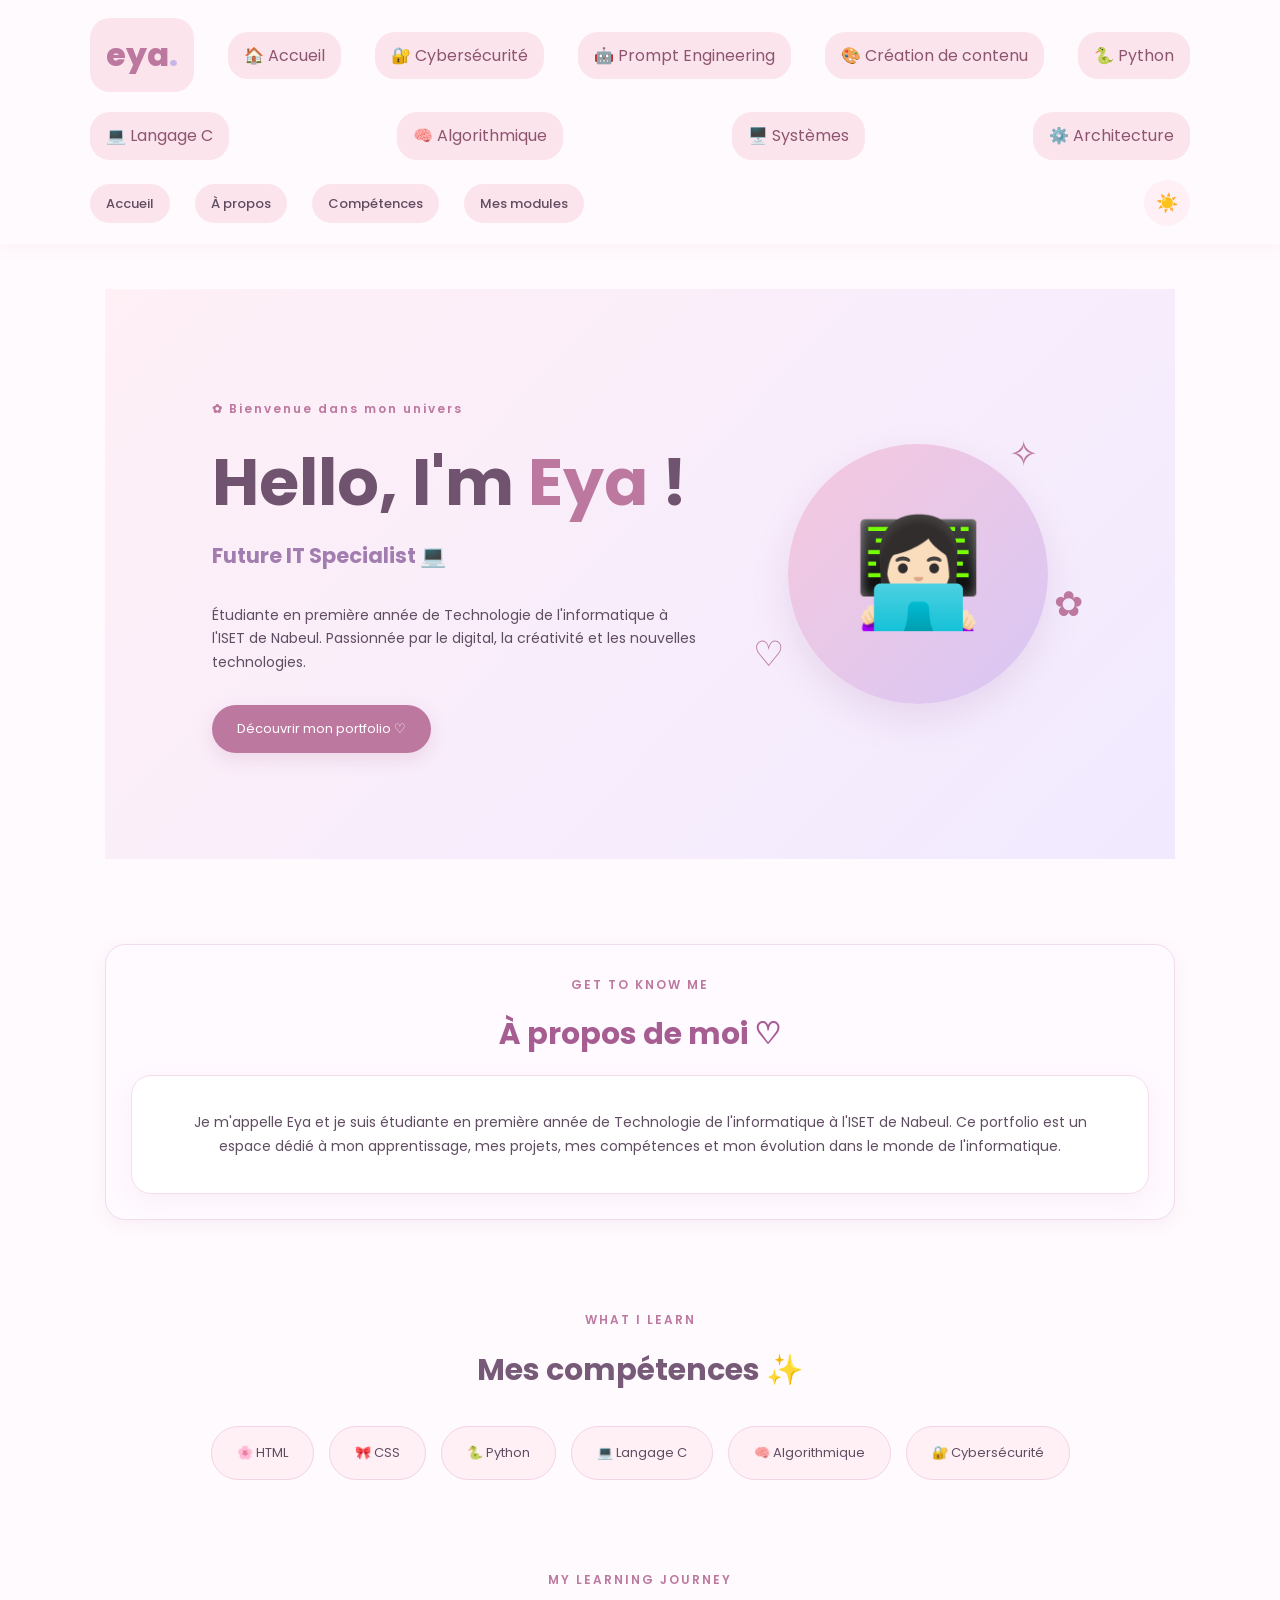
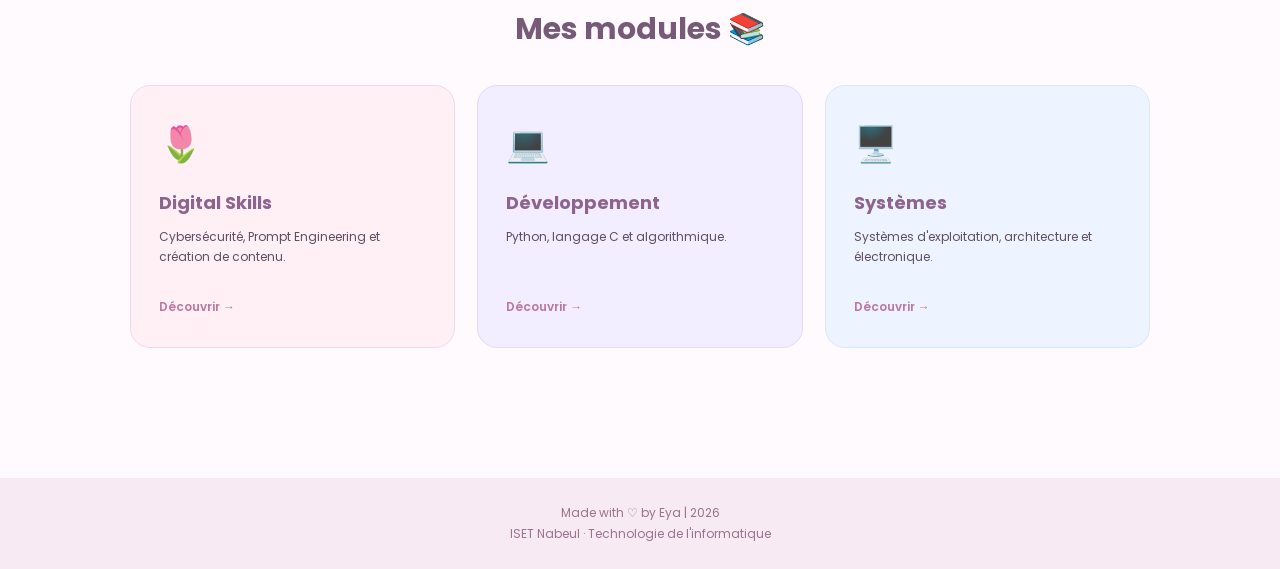
<file: index.html>
<!DOCTYPE html>
<html lang="fr">
  <head>
    <meta charset="UTF-8" />
    <meta name="viewport" content="width=device-width, initial-scale=1.0" />

    <title>Eya | My Digital Portfolio</title>

    <link rel="stylesheet" href="css/style.css" />
  </head>

  <body>
    <header>
      <nav class="navbar">
        <a href="#accueil" class="logo">eya<span>.</span></a>

        <a href="index.html">🏠 Accueil</a>
        <a href="digital-skills/cybersecurite.html">🔐 Cybersécurité</a>
        <a href="digital-skills/prompt-engineering.html"
          >🤖 Prompt Engineering</a
        >
        <a href="digital-skills/creation-contenu.html"
          >🎨 Création de contenu</a
        >
        <a href="developpement/python.html">🐍 Python</a>
        <a href="developpement/langage-c.html">💻 Langage C</a>
        <a href="developpement/algorithmique.html">🧠 Algorithmique</a>
        <a href="systemes/systemes-exploitation.html">🖥️ Systèmes</a>
        <a href="systemes/architecture-electronique.html">⚙️ Architecture</a>

        <ul class="nav-links">
          <li><a href="#accueil">Accueil</a></li>
          <li><a href="#apropos">À propos</a></li>
          <li><a href="#competences">Compétences</a></li>
          <li><a href="#projets">Mes modules</a></li>
        </ul>

        <button id="themeButton">☀️</button>
      </nav>
    </header>

    <main>
      <section id="accueil" class="hero">
        <div class="hero-text">
          <span class="welcome">✿ Bienvenue dans mon univers</span>

          <h1>Hello, I'm <span>Eya</span> !</h1>

          <h2>Future IT Specialist 💻</h2>

          <p>
            Étudiante en première année de Technologie de l'informatique à
            l'ISET de Nabeul. Passionnée par le digital, la créativité et les
            nouvelles technologies.
          </p>

          <a href="#projets" class="main-button"> Découvrir mon portfolio ♡ </a>
        </div>

        <div class="hero-decoration">
          <div class="profile-circle">👩🏻‍💻</div>
          <span class="star star-one">✧</span>
          <span class="star star-two">♡</span>
          <span class="star star-three">✿</span>
        </div>
      </section>

      <section id="apropos" class="about">
        <span class="section-label">GET TO KNOW ME</span>
        <h2>À propos de moi ♡</h2>

        <div class="about-card">
          <p>
            Je m'appelle Eya et je suis étudiante en première année de
            Technologie de l'informatique à l'ISET de Nabeul. Ce portfolio est
            un espace dédié à mon apprentissage, mes projets, mes compétences et
            mon évolution dans le monde de l'informatique.
          </p>
        </div>
      </section>

      <section id="competences" class="skills-section">
        <span class="section-label">WHAT I LEARN</span>
        <h2>Mes compétences ✨</h2>

        <div class="skills">
          <div class="skill">🌸 HTML</div>
          <div class="skill">🎀 CSS</div>
          <div class="skill">🐍 Python</div>
          <div class="skill">💻 Langage C</div>
          <div class="skill">🧠 Algorithmique</div>
          <div class="skill">🔐 Cybersécurité</div>
        </div>
      </section>

      <section id="projets" class="projects-section">
        <span class="section-label">MY LEARNING JOURNEY</span>
        <h2>Mes modules 📚</h2>

        <div class="projects">
          <a href="digital-skills/cybersecurite.html" class="project-card pink">
            <span class="project-icon">🌷</span>
            <h3>Digital Skills</h3>
            <p>Cybersécurité, Prompt Engineering et création de contenu.</p>
            <span class="discover">Découvrir →</span>
          </a>

          <a href="developpement/python.html" class="project-card purple">
            <span class="project-icon">💻</span>
            <h3>Développement</h3>
            <p>Python, langage C et algorithmique.</p>
            <span class="discover">Découvrir →</span>
          </a>

          <a
            href="systemes/systemes-exploitation.html"
            class="project-card blue"
          >
            <span class="project-icon">🖥️</span>
            <h3>Systèmes</h3>
            <p>Systèmes d'exploitation, architecture et électronique.</p>
            <span class="discover">Découvrir →</span>
          </a>
        </div>
      </section>
    </main>

    <footer>
      <p>Made with ♡ by Eya | 2026</p>
      <p>ISET Nabeul · Technologie de l'informatique</p>
    </footer>

    <script src="js/script.js"></script>
  </body>
</html>
</file>
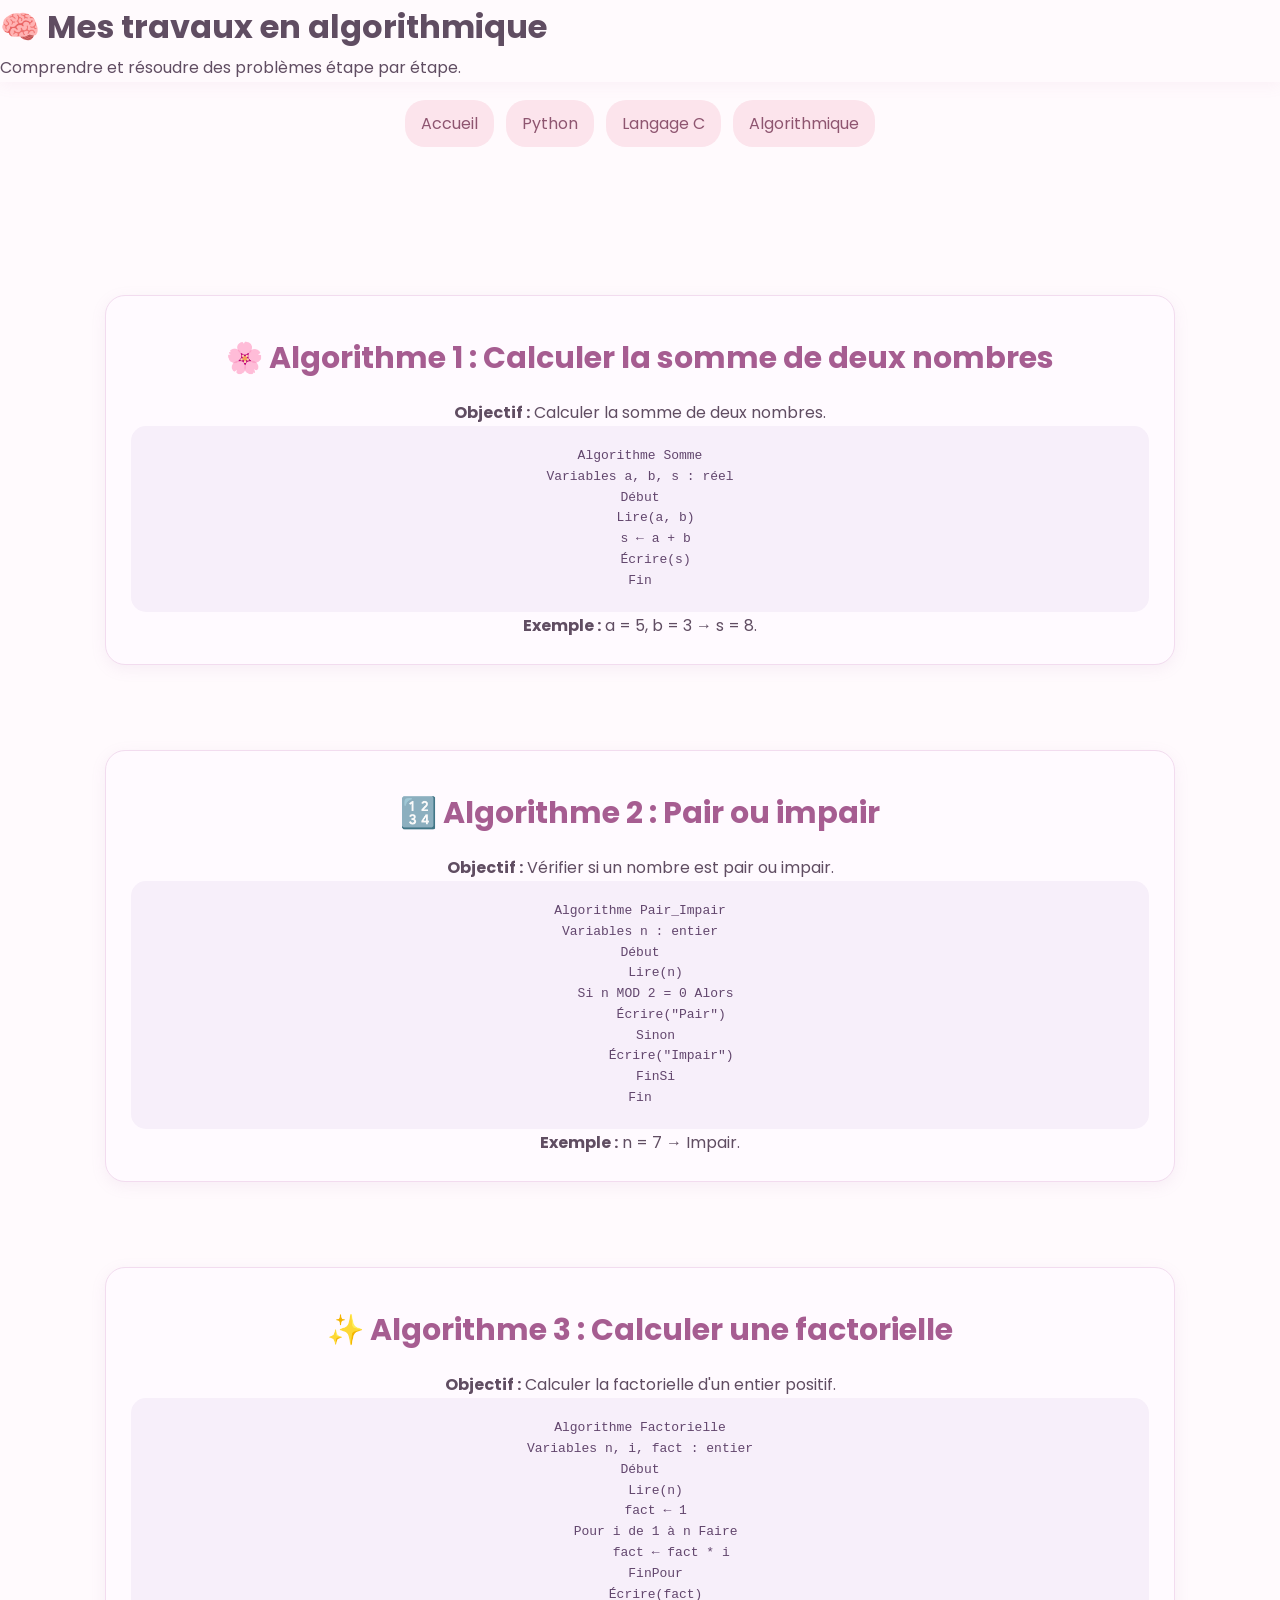
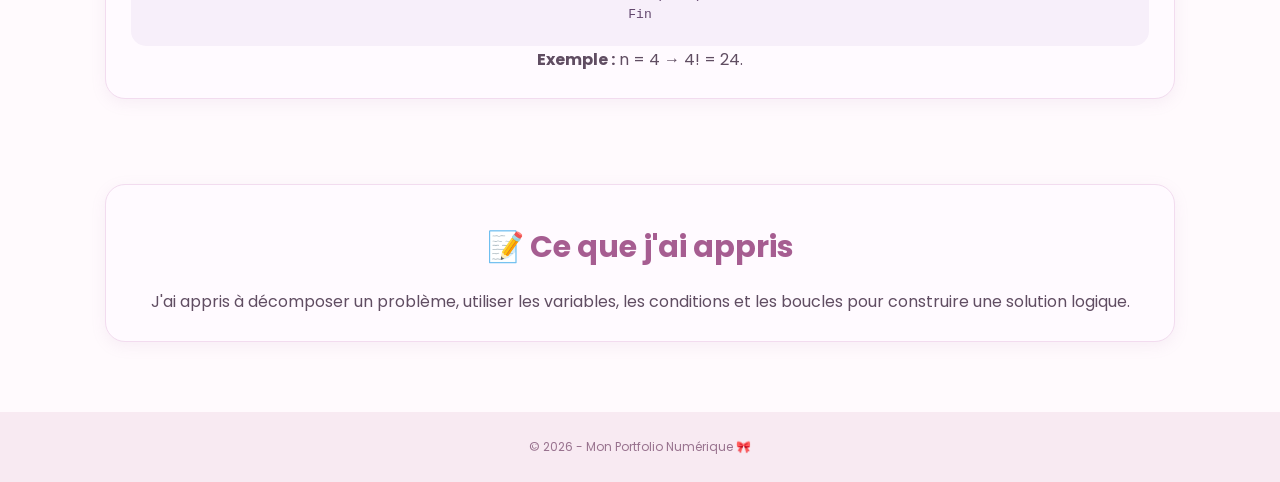
<file: developpement/algorithmique.html>
<!DOCTYPE html>
<html lang="fr">
<head>
    <meta charset="UTF-8">
    <meta name="viewport" content="width=device-width, initial-scale=1.0">
    <title>Algorithmique | Mon Portfolio</title>
    <link rel="stylesheet" href="../css/style.css">
</head>
<body>

<header>
    <h1>🧠 Mes travaux en algorithmique</h1>
    <p>Comprendre et résoudre des problèmes étape par étape.</p>
</header>

<nav>
    <a href="../index.html">Accueil</a>
    <a href="python.html">Python</a>
    <a href="langage-c.html">Langage C</a>
    <a href="algorithmique.html">Algorithmique</a>
</nav>

<main>
    <section class="about">
        <h2>🌸 Algorithme 1 : Calculer la somme de deux nombres</h2>
        <p><strong>Objectif :</strong> Calculer la somme de deux nombres.</p>
        <pre><code>Algorithme Somme
Variables a, b, s : réel
Début
    Lire(a, b)
    s ← a + b
    Écrire(s)
Fin</code></pre>
        <p><strong>Exemple :</strong> a = 5, b = 3 → s = 8.</p>
    </section>

    <section class="about">
        <h2>🔢 Algorithme 2 : Pair ou impair</h2>
        <p><strong>Objectif :</strong> Vérifier si un nombre est pair ou impair.</p>
        <pre><code>Algorithme Pair_Impair
Variables n : entier
Début
    Lire(n)
    Si n MOD 2 = 0 Alors
        Écrire("Pair")
    Sinon
        Écrire("Impair")
    FinSi
Fin</code></pre>
        <p><strong>Exemple :</strong> n = 7 → Impair.</p>
    </section>

    <section class="about">
        <h2>✨ Algorithme 3 : Calculer une factorielle</h2>
        <p><strong>Objectif :</strong> Calculer la factorielle d'un entier positif.</p>
        <pre><code>Algorithme Factorielle
Variables n, i, fact : entier
Début
    Lire(n)
    fact ← 1
    Pour i de 1 à n Faire
        fact ← fact * i
    FinPour
    Écrire(fact)
Fin</code></pre>
        <p><strong>Exemple :</strong> n = 4 → 4! = 24.</p>
    </section>

    <section class="about">
        <h2>📝 Ce que j'ai appris</h2>
        <p>J'ai appris à décomposer un problème, utiliser les variables, les conditions et les boucles pour construire une solution logique.</p>
    </section>
</main>

<footer>
    <p>© 2026 - Mon Portfolio Numérique 🎀</p>
</footer>

</body>
</html>
</file>
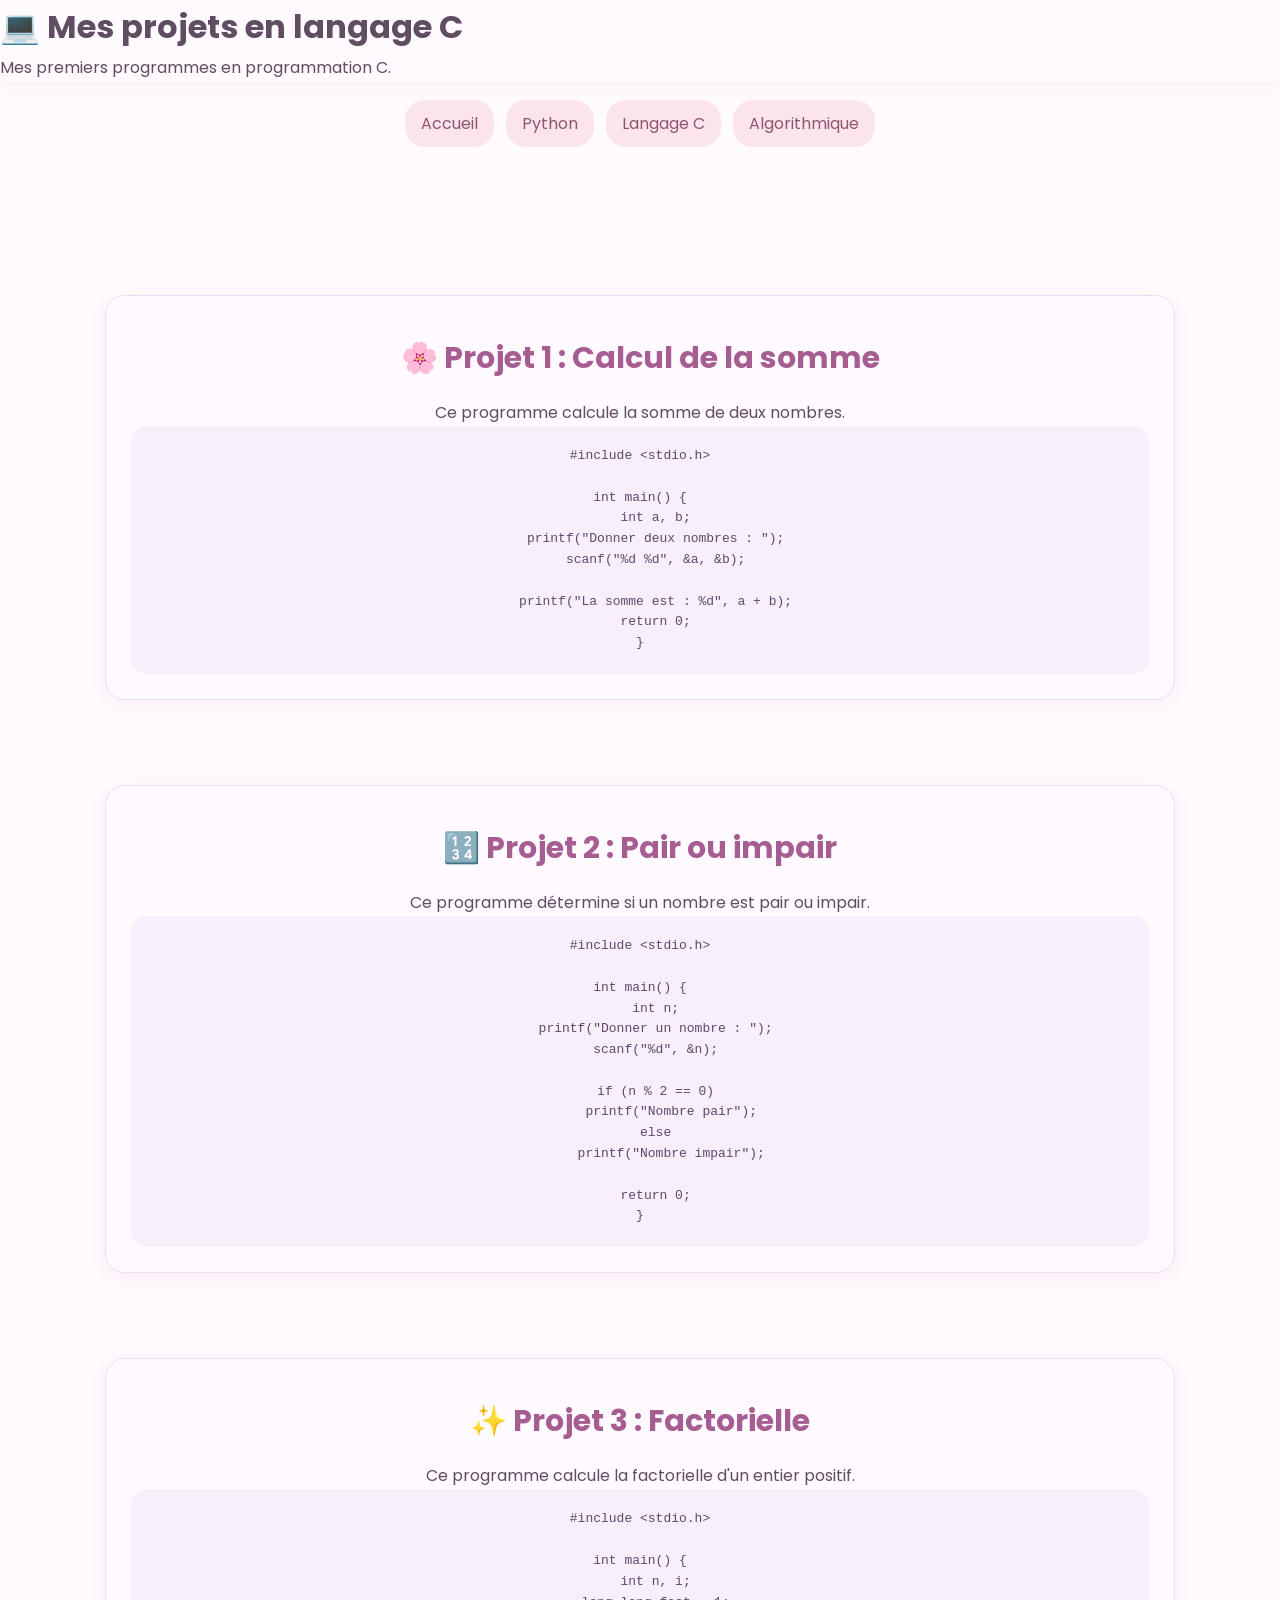
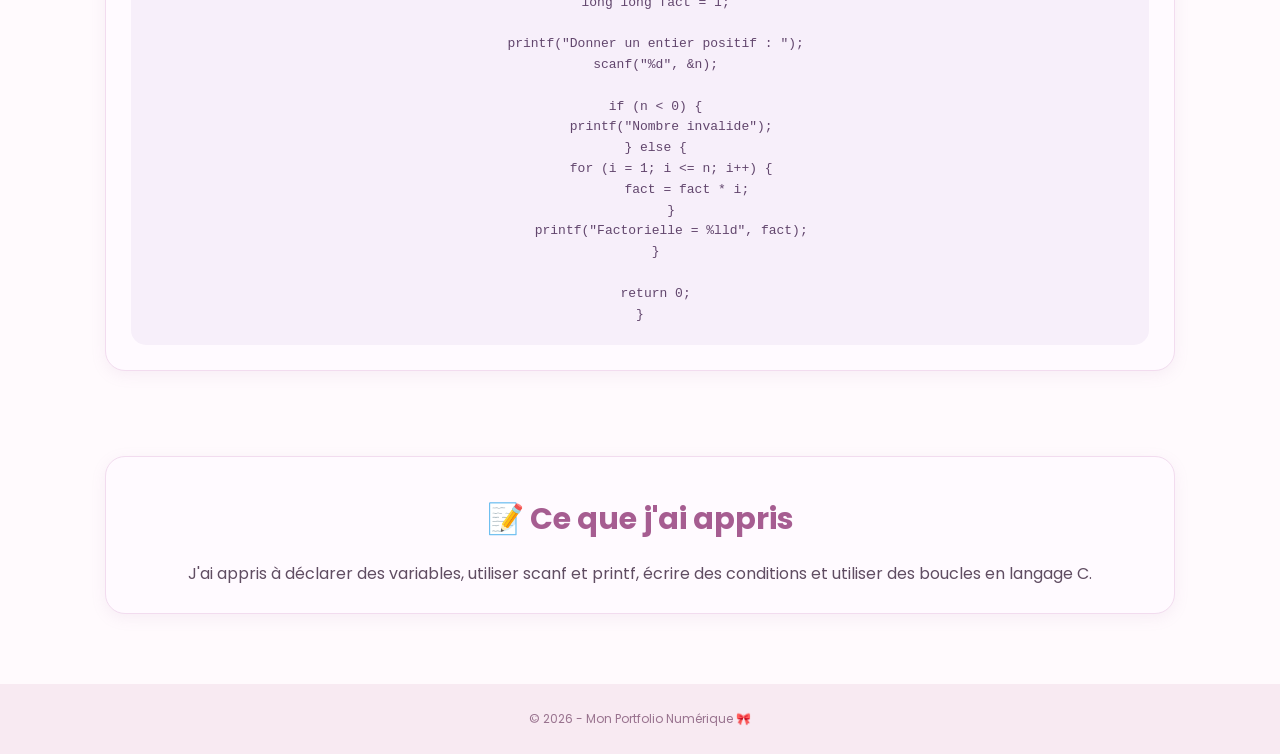
<file: developpement/langage-c.html>
<!DOCTYPE html>
<html lang="fr">
<head>
    <meta charset="UTF-8">
    <meta name="viewport" content="width=device-width, initial-scale=1.0">
    <title>Langage C | Mon Portfolio</title>
    <link rel="stylesheet" href="../css/style.css">
</head>
<body>

<header>
    <h1>💻 Mes projets en langage C</h1>
    <p>Mes premiers programmes en programmation C.</p>
</header>

<nav>
    <a href="../index.html">Accueil</a>
    <a href="python.html">Python</a>
    <a href="langage-c.html">Langage C</a>
    <a href="algorithmique.html">Algorithmique</a>
</nav>

<main>
    <section class="about">
        <h2>🌸 Projet 1 : Calcul de la somme</h2>
        <p>Ce programme calcule la somme de deux nombres.</p>
        <pre><code>#include &lt;stdio.h&gt;

int main() {
    int a, b;
    printf("Donner deux nombres : ");
    scanf("%d %d", &amp;a, &amp;b);

    printf("La somme est : %d", a + b);
    return 0;
}</code></pre>
    </section>

    <section class="about">
        <h2>🔢 Projet 2 : Pair ou impair</h2>
        <p>Ce programme détermine si un nombre est pair ou impair.</p>
        <pre><code>#include &lt;stdio.h&gt;

int main() {
    int n;
    printf("Donner un nombre : ");
    scanf("%d", &amp;n);

    if (n % 2 == 0)
        printf("Nombre pair");
    else
        printf("Nombre impair");

    return 0;
}</code></pre>
    </section>

    <section class="about">
        <h2>✨ Projet 3 : Factorielle</h2>
        <p>Ce programme calcule la factorielle d'un entier positif.</p>
        <pre><code>#include &lt;stdio.h&gt;

int main() {
    int n, i;
    long long fact = 1;

    printf("Donner un entier positif : ");
    scanf("%d", &amp;n);

    if (n &lt; 0) {
        printf("Nombre invalide");
    } else {
        for (i = 1; i &lt;= n; i++) {
            fact = fact * i;
        }
        printf("Factorielle = %lld", fact);
    }

    return 0;
}</code></pre>
    </section>

    <section class="about">
        <h2>📝 Ce que j'ai appris</h2>
        <p>J'ai appris à déclarer des variables, utiliser scanf et printf, écrire des conditions et utiliser des boucles en langage C.</p>
    </section>
</main>

<footer>
    <p>© 2026 - Mon Portfolio Numérique 🎀</p>
</footer>

</body>
</html>
</file>
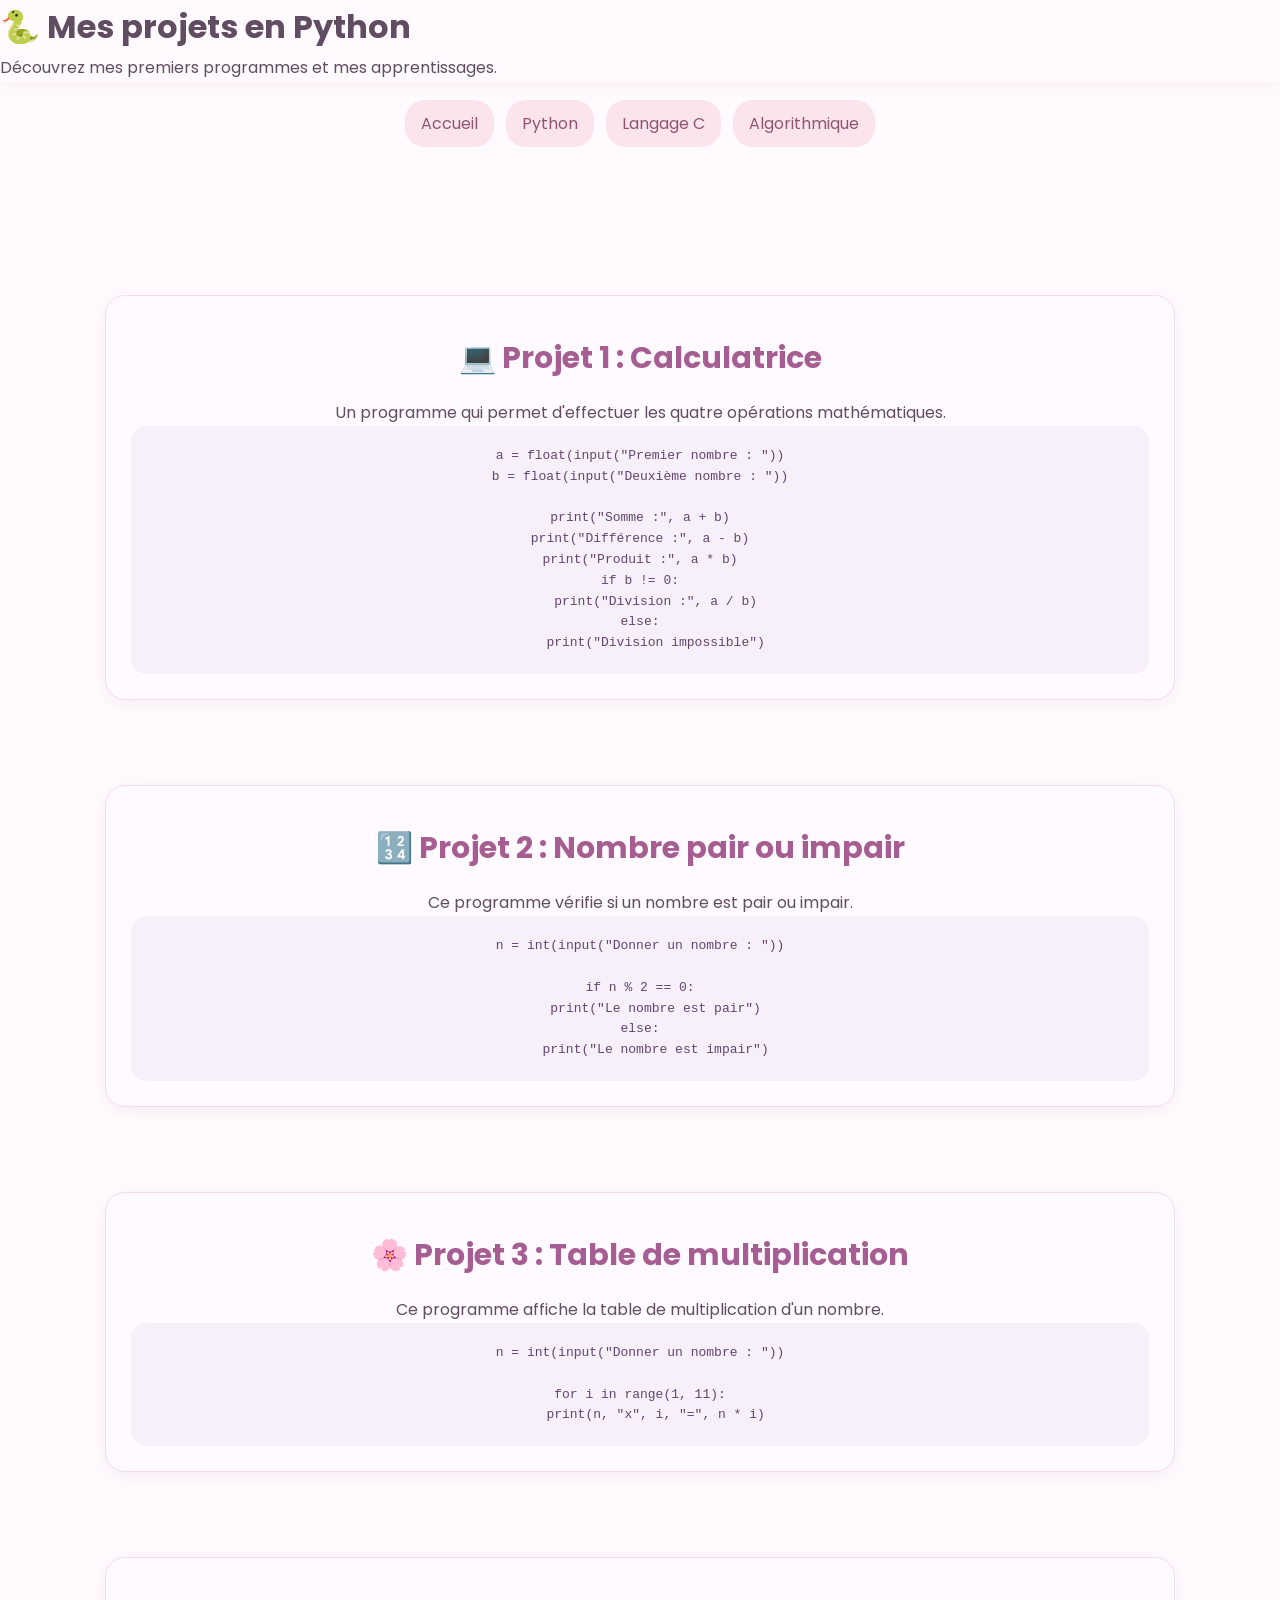
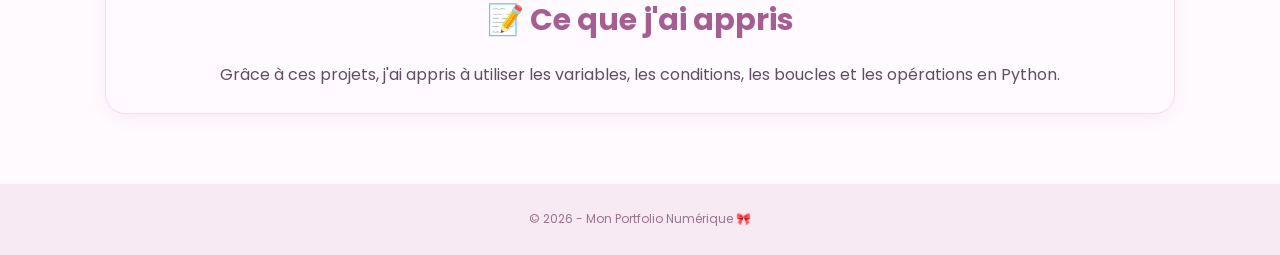
<file: developpement/python.html>
<!DOCTYPE html>
<html lang="fr">
<head>
    <meta charset="UTF-8">
    <meta name="viewport" content="width=device-width, initial-scale=1.0">
    <title>Python | Mon Portfolio</title>
    <link rel="stylesheet" href="../css/style.css">
</head>
<body>

<header>
    <h1>🐍 Mes projets en Python</h1>
    <p>Découvrez mes premiers programmes et mes apprentissages.</p>
</header>

<nav>
    <a href="../index.html">Accueil</a>
    <a href="python.html">Python</a>
    <a href="langage-c.html">Langage C</a>
    <a href="algorithmique.html">Algorithmique</a>
</nav>

<main>
    <section class="about">
        <h2>💻 Projet 1 : Calculatrice</h2>
        <p>Un programme qui permet d'effectuer les quatre opérations mathématiques.</p>
        <pre><code>a = float(input("Premier nombre : "))
b = float(input("Deuxième nombre : "))

print("Somme :", a + b)
print("Différence :", a - b)
print("Produit :", a * b)
if b != 0:
    print("Division :", a / b)
else:
    print("Division impossible")</code></pre>
    </section>

    <section class="about">
        <h2>🔢 Projet 2 : Nombre pair ou impair</h2>
        <p>Ce programme vérifie si un nombre est pair ou impair.</p>
        <pre><code>n = int(input("Donner un nombre : "))

if n % 2 == 0:
    print("Le nombre est pair")
else:
    print("Le nombre est impair")</code></pre>
    </section>

    <section class="about">
        <h2>🌸 Projet 3 : Table de multiplication</h2>
        <p>Ce programme affiche la table de multiplication d'un nombre.</p>
        <pre><code>n = int(input("Donner un nombre : "))

for i in range(1, 11):
    print(n, "x", i, "=", n * i)</code></pre>
    </section>

    <section class="about">
        <h2>📝 Ce que j'ai appris</h2>
        <p>Grâce à ces projets, j'ai appris à utiliser les variables, les conditions, les boucles et les opérations en Python.</p>
    </section>
</main>

<footer>
    <p>© 2026 - Mon Portfolio Numérique 🎀</p>
</footer>

</body>
</html>
</file>
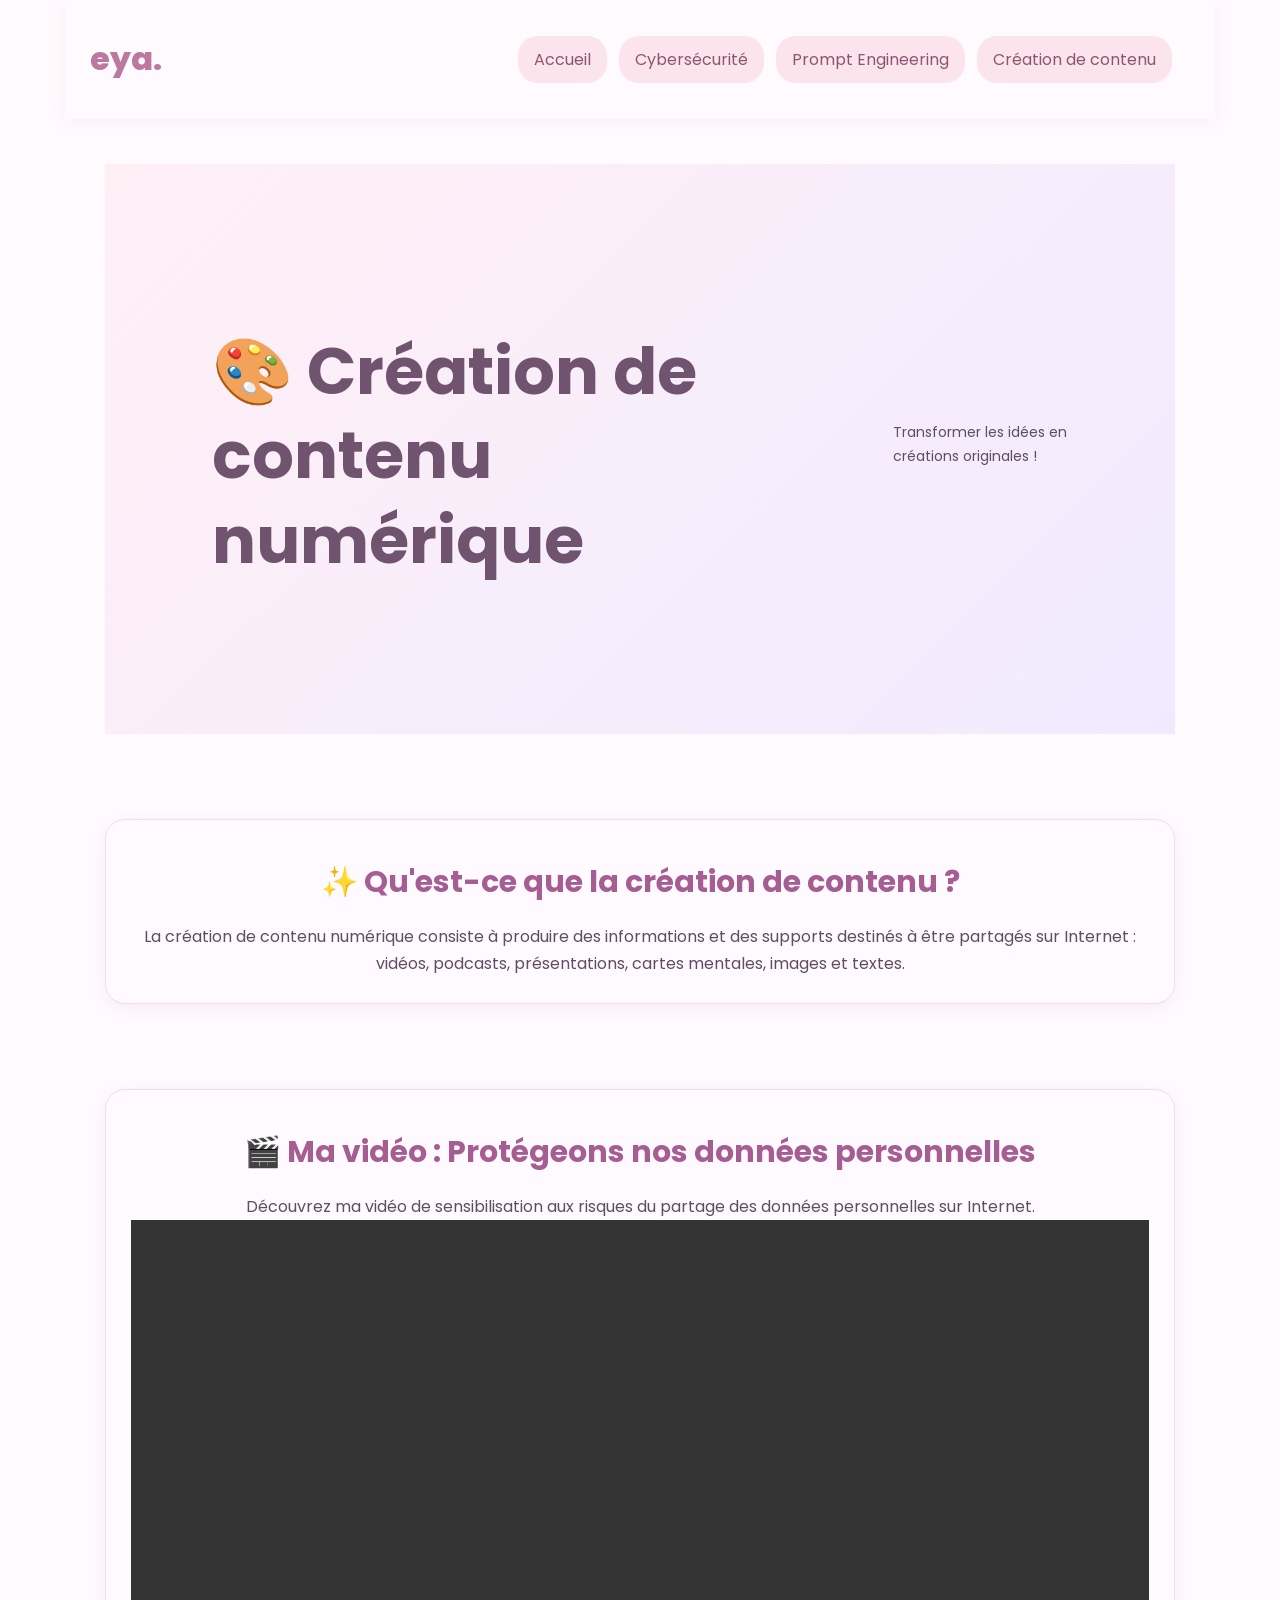
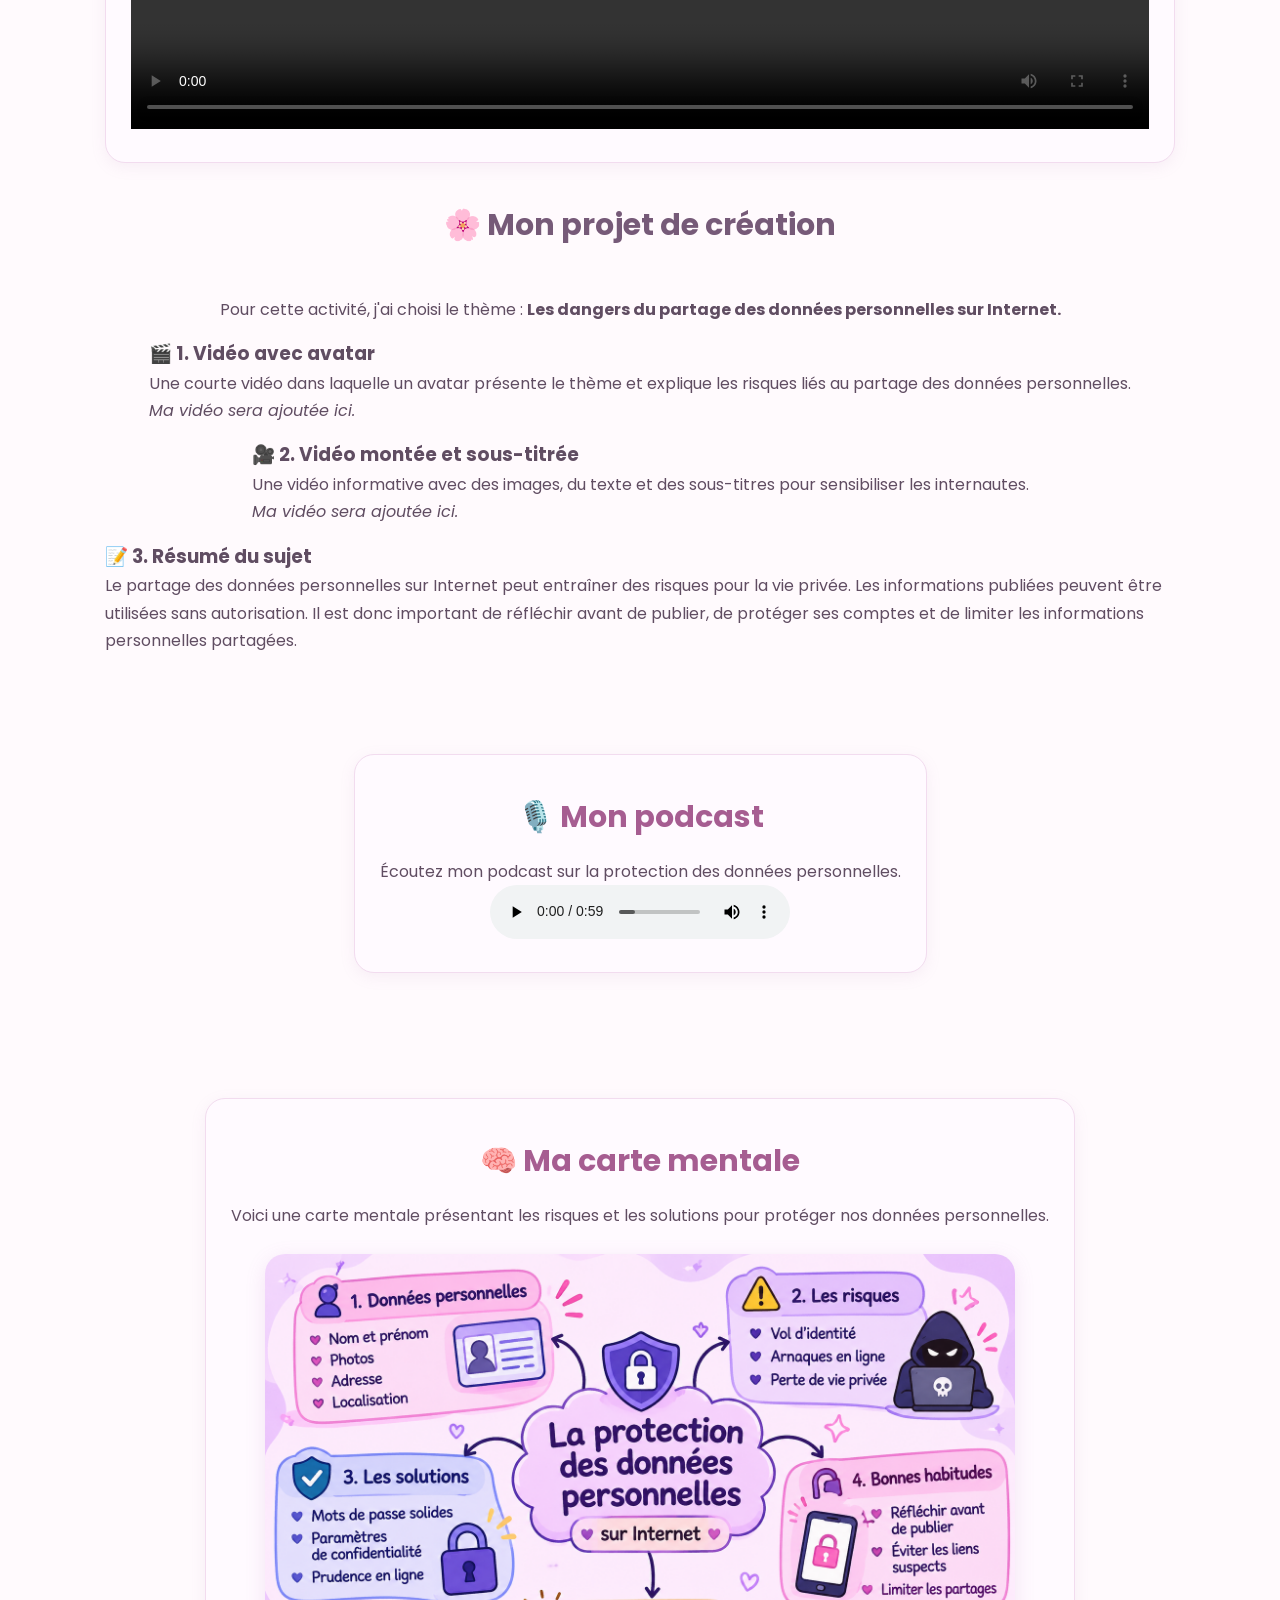
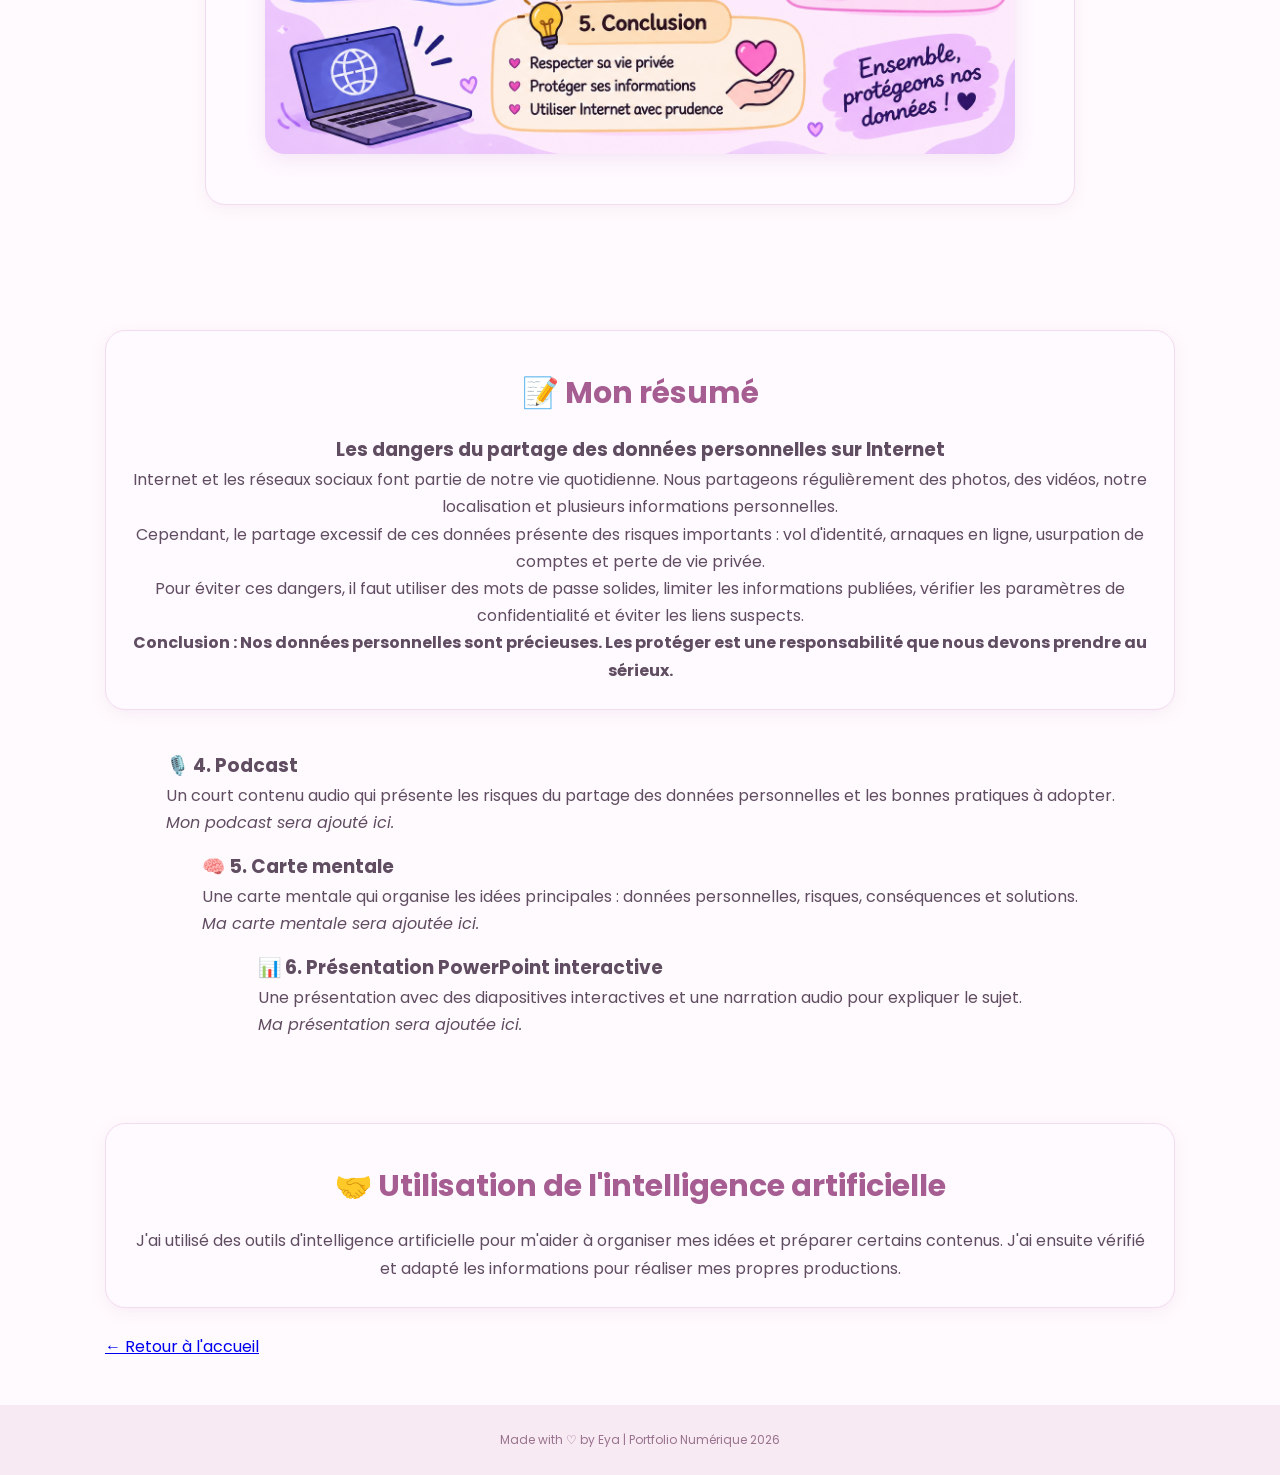
<file: digital-skills/creation-contenu.html>
<!DOCTYPE html>
<html lang="fr">
  <head>
    <meta charset="UTF-8" />
    <meta name="viewport" content="width=device-width, initial-scale=1.0" />
    <title>Création de contenu | Eya</title>
    <link rel="stylesheet" href="../css/style.css" />
  </head>
  <body>
    <header class="navbar">
      <a href="../index.html" class="logo">eya.</a>
      <nav>
        <a href="../index.html">Accueil</a>
        <a href="cybersecurite.html">Cybersécurité</a>
        <a href="prompt-engineering.html">Prompt Engineering</a>
        <a href="creation-contenu.html">Création de contenu</a>
      </nav>
    </header>

    <main class="container">
      <section class="hero">
        <h1>🎨 Création de contenu numérique</h1>
        <p>Transformer les idées en créations originales !</p>
      </section>

      <section class="about">
        <h2>✨ Qu'est-ce que la création de contenu ?</h2>
        <p>
          La création de contenu numérique consiste à produire des informations
          et des supports destinés à être partagés sur Internet : vidéos,
          podcasts, présentations, cartes mentales, images et textes.
        </p>
      </section>

      <section class="about">
        <h2>🎬 Ma vidéo : Protégeons nos données personnelles</h2>

        <p>
          Découvrez ma vidéo de sensibilisation aux risques du partage des
          données personnelles sur Internet.
        </p>

        <video controls width="100%">
          <source
            src="../medias/video-donnees-personnelles.mp4"
            type="video/mp4"
          />
          Votre navigateur ne prend pas en charge la vidéo.
        </video>
      </section>

      <section class="skills">
        <h2>🌸 Mon projet de création</h2>
        <p>
          Pour cette activité, j'ai choisi le thème :
          <strong
            >Les dangers du partage des données personnelles sur
            Internet.</strong
          >
        </p>

        <div class="skill-card">
          <h3>🎬 1. Vidéo avec avatar</h3>
          <p>
            Une courte vidéo dans laquelle un avatar présente le thème et
            explique les risques liés au partage des données personnelles.
          </p>
          <p><em>Ma vidéo sera ajoutée ici.</em></p>
        </div>

        <div class="skill-card">
          <h3>🎥 2. Vidéo montée et sous-titrée</h3>
          <p>
            Une vidéo informative avec des images, du texte et des sous-titres
            pour sensibiliser les internautes.
          </p>
          <p><em>Ma vidéo sera ajoutée ici.</em></p>
        </div>

        <div class="skill-card">
          <h3>📝 3. Résumé du sujet</h3>
          <p>
            Le partage des données personnelles sur Internet peut entraîner des
            risques pour la vie privée. Les informations publiées peuvent être
            utilisées sans autorisation. Il est donc important de réfléchir
            avant de publier, de protéger ses comptes et de limiter les
            informations personnelles partagées.
          </p>
        </div>

        <section class="about">
          <h2>🎙️ Mon podcast</h2>

          <p>Écoutez mon podcast sur la protection des données personnelles.</p>

          <audio controls>
            <source
              src="../medias/heygen-speech (1).wav"
              type="audio/mpeg"
            />
            Votre navigateur ne prend pas en charge l'audio.
          </audio>
        </section>

        <section class="about">
          <h2>🧠 Ma carte mentale</h2>

          <p>
            Voici une carte mentale présentant les risques et les solutions pour
            protéger nos données personnelles.
          </p>

          <img
            src="../medias/carte-mentale-donnees.png"
            alt="Carte mentale sur la protection des données personnelles"
            class="infographie"
          />
        </section>

        <section class="about">
          <h2>📝 Mon résumé</h2>

          <h3>Les dangers du partage des données personnelles sur Internet</h3>

          <p>
            Internet et les réseaux sociaux font partie de notre vie
            quotidienne. Nous partageons régulièrement des photos, des vidéos,
            notre localisation et plusieurs informations personnelles.
          </p>

          <p>
            Cependant, le partage excessif de ces données présente des risques
            importants : vol d'identité, arnaques en ligne, usurpation de
            comptes et perte de vie privée.
          </p>

          <p>
            Pour éviter ces dangers, il faut utiliser des mots de passe solides,
            limiter les informations publiées, vérifier les paramètres de
            confidentialité et éviter les liens suspects.
          </p>

          <p>
            <strong>
              Conclusion : Nos données personnelles sont précieuses. Les
              protéger est une responsabilité que nous devons prendre au
              sérieux.
            </strong>
          </p>
        </section>

        <div class="skill-card">
          <h3>🎙️ 4. Podcast</h3>
          <p>
            Un court contenu audio qui présente les risques du partage des
            données personnelles et les bonnes pratiques à adopter.
          </p>
          <p><em>Mon podcast sera ajouté ici.</em></p>
        </div>

        <div class="skill-card">
          <h3>🧠 5. Carte mentale</h3>
          <p>
            Une carte mentale qui organise les idées principales : données
            personnelles, risques, conséquences et solutions.
          </p>
          <p><em>Ma carte mentale sera ajoutée ici.</em></p>
        </div>

        <div class="skill-card">
          <h3>📊 6. Présentation PowerPoint interactive</h3>
          <p>
            Une présentation avec des diapositives interactives et une narration
            audio pour expliquer le sujet.
          </p>
          <p><em>Ma présentation sera ajoutée ici.</em></p>
        </div>
      </section>

      <section class="about">
        <h2>🤝 Utilisation de l'intelligence artificielle</h2>
        <p>
          J'ai utilisé des outils d'intelligence artificielle pour m'aider à
          organiser mes idées et préparer certains contenus. J'ai ensuite
          vérifié et adapté les informations pour réaliser mes propres
          productions.
        </p>
      </section>

      <p><a href="../index.html">← Retour à l'accueil</a></p>
    </main>

    <footer>
      <p>Made with ♡ by Eya | Portfolio Numérique 2026</p>
    </footer>
  </body>
</html>
</file>
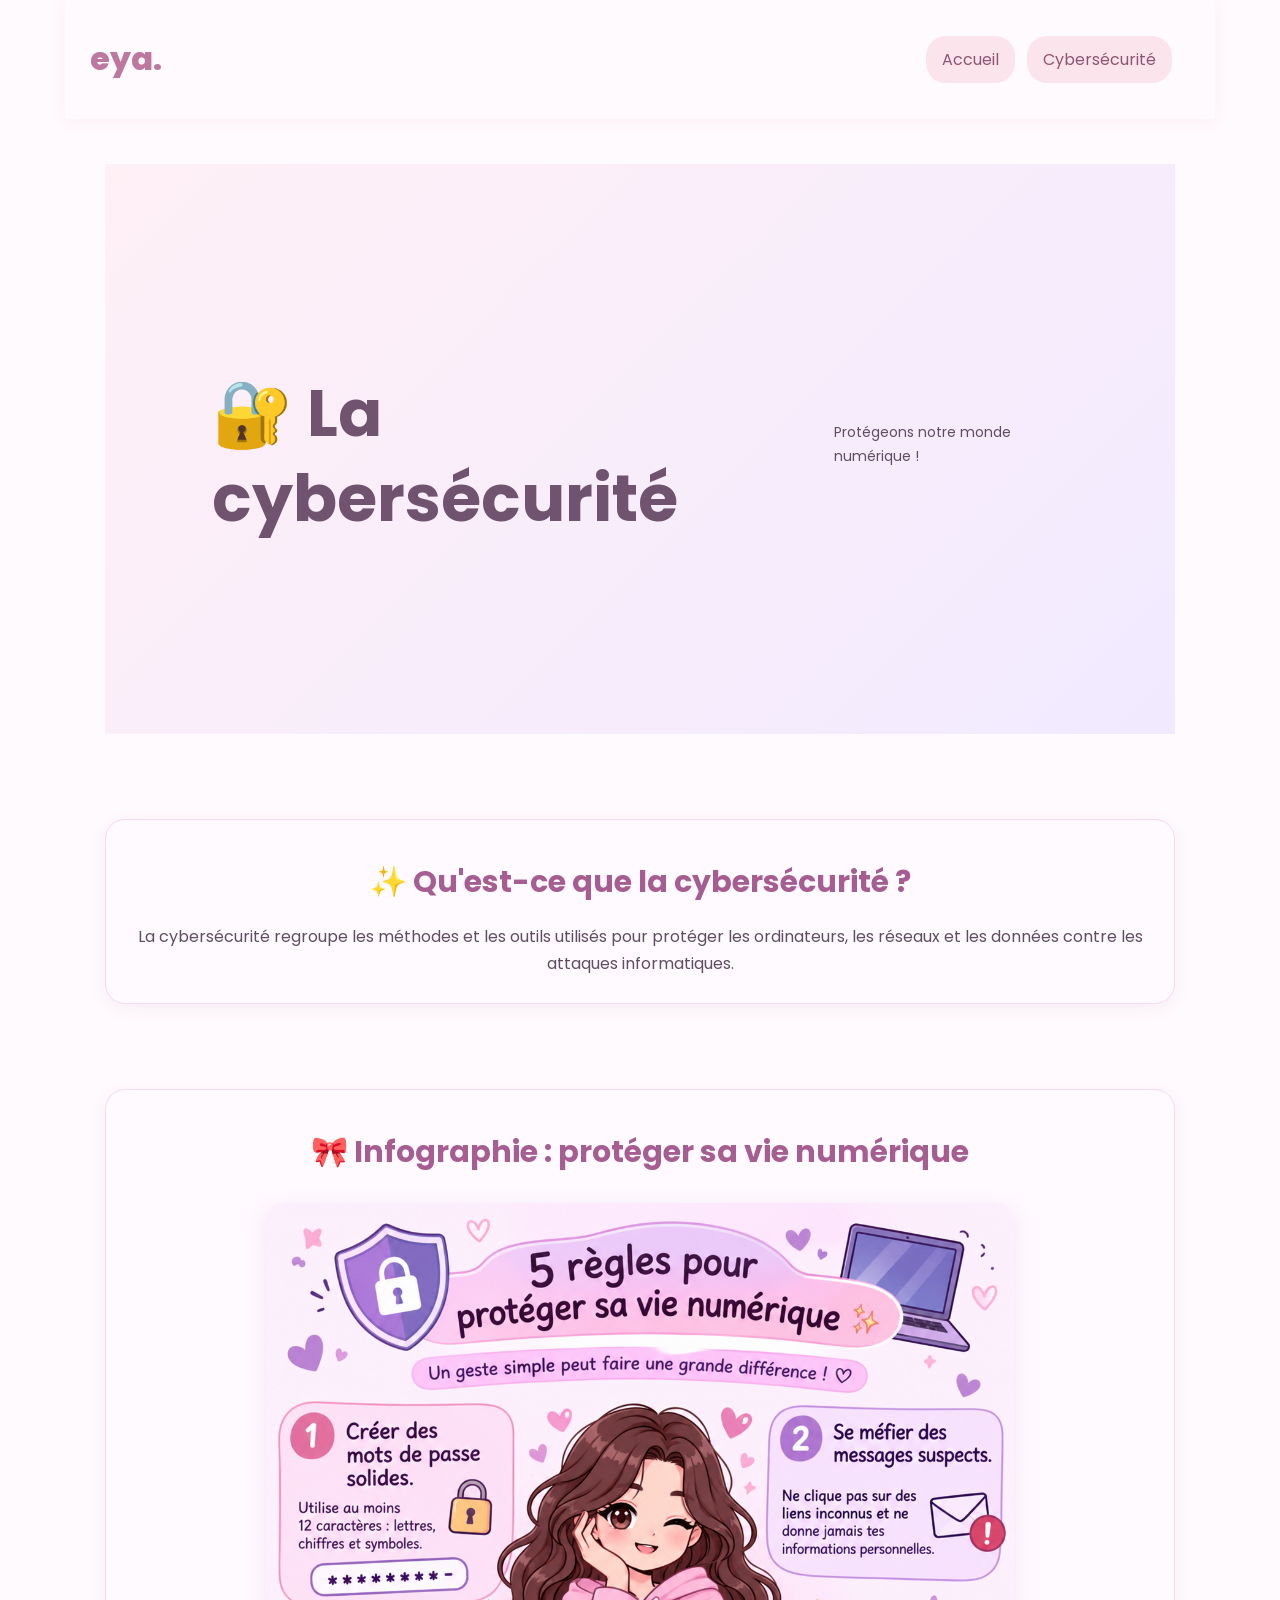
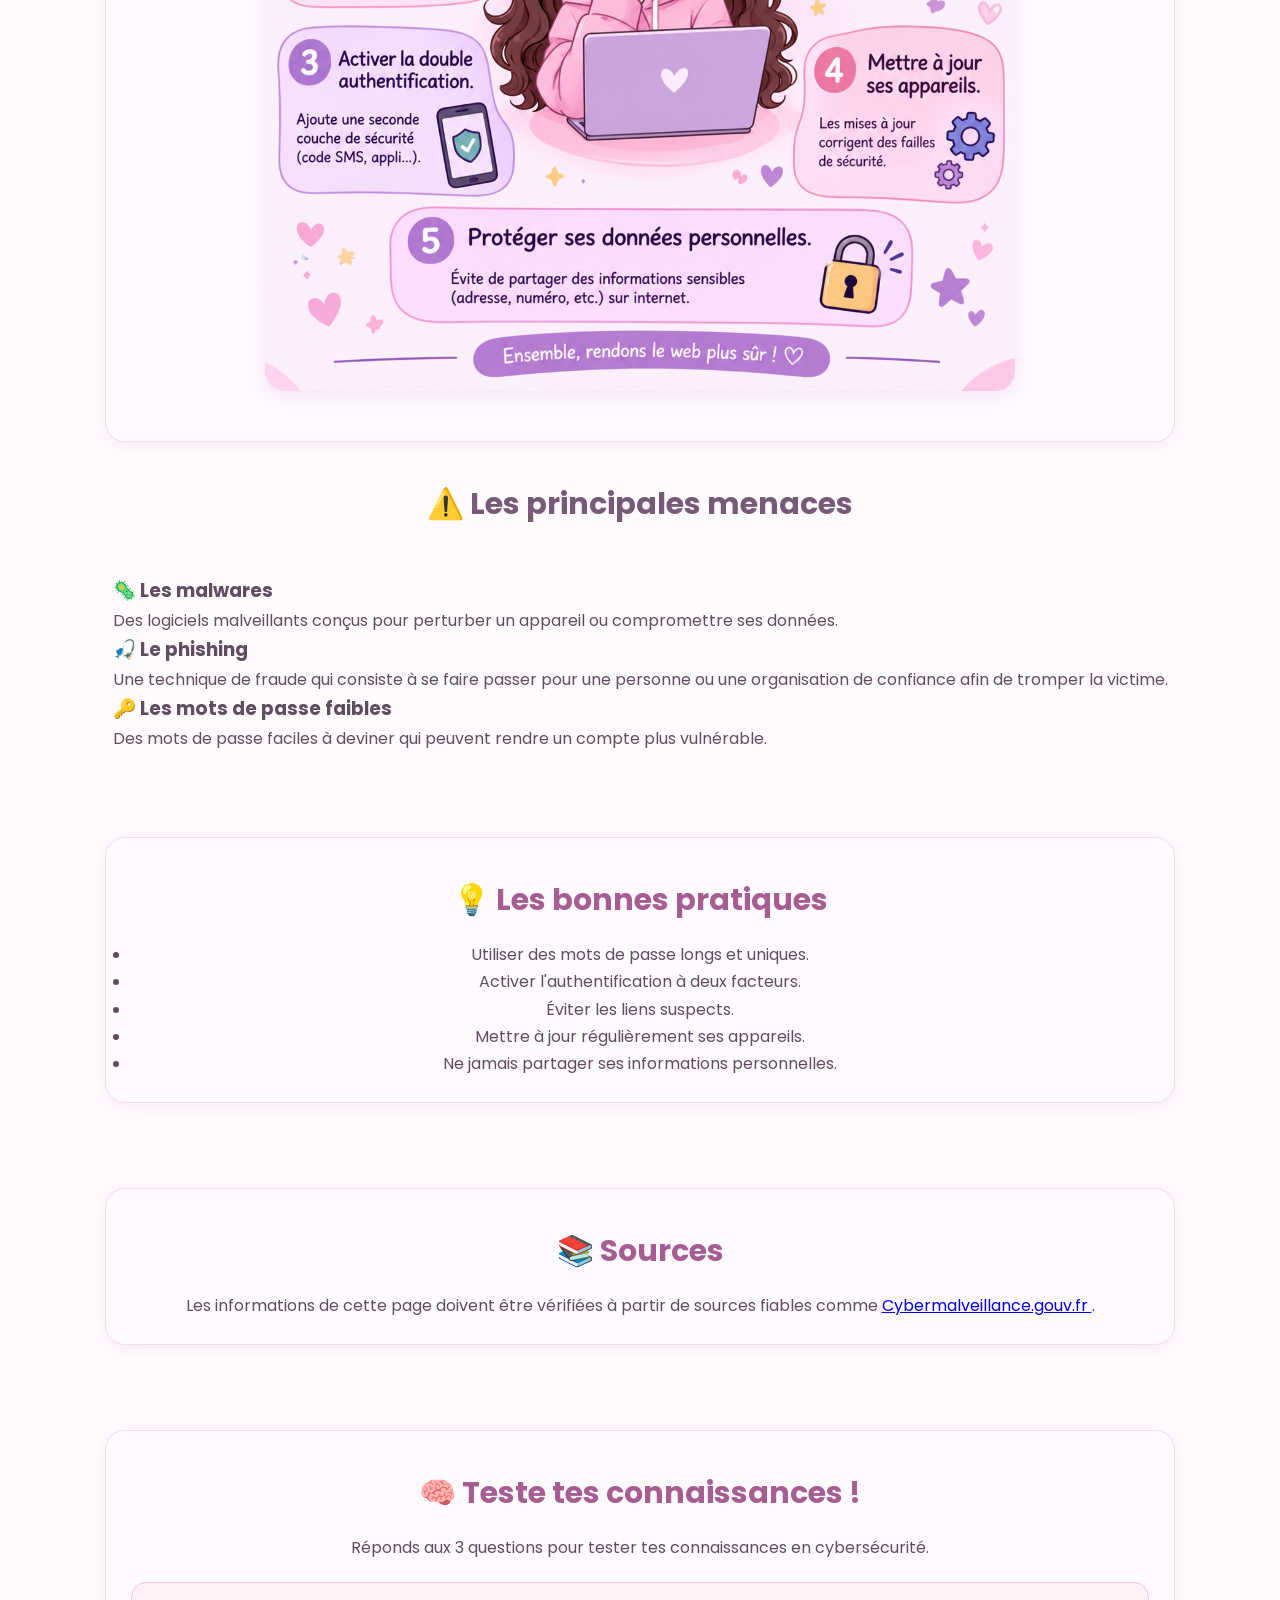
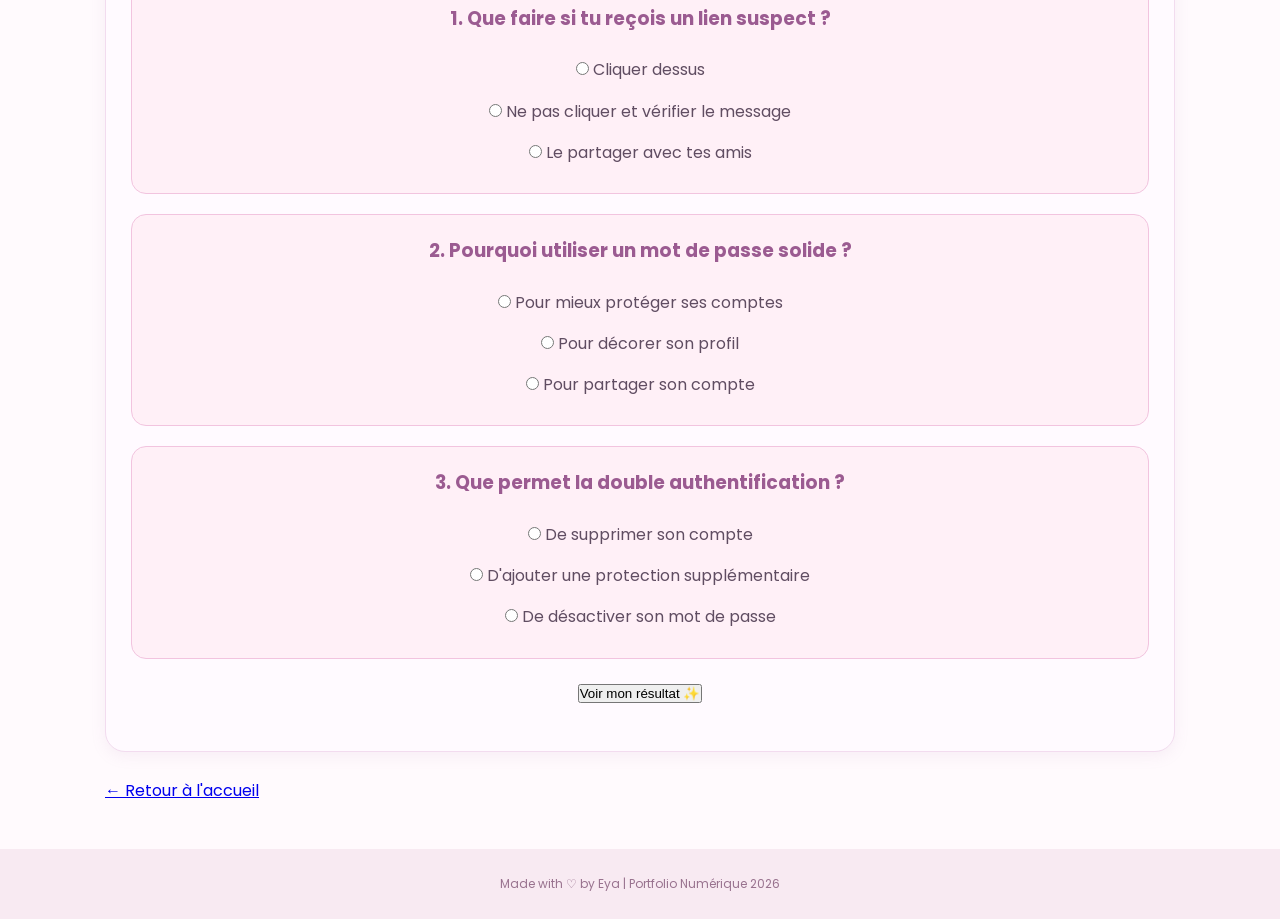
<file: digital-skills/cybersecurite.html>
<!DOCTYPE html>
<html lang="fr">
  <head>
    <meta charset="UTF-8" />
    <meta name="viewport" content="width=device-width, initial-scale=1.0" />
    <title>Cybersécurité | Eya</title>
    <link rel="stylesheet" href="../css/style.css" />
  </head>
  <body>
    <header class="navbar">
      <a href="../index.html" class="logo">eya.</a>
      <nav>
        <a href="../index.html">Accueil</a>
        <a href="cybersecurite.html">Cybersécurité</a>
      </nav>
    </header>

    <main class="container">
      <section class="hero">
        <h1>🔐 La cybersécurité</h1>
        <p>Protégeons notre monde numérique !</p>
      </section>

      <section class="about">
        <h2>✨ Qu'est-ce que la cybersécurité ?</h2>
        <p>
          La cybersécurité regroupe les méthodes et les outils utilisés pour
          protéger les ordinateurs, les réseaux et les données contre les
          attaques informatiques.
        </p>
      </section>

      <section class="about">
        <h2>🎀 Infographie : protéger sa vie numérique</h2>

        <img
          src="../medias/cybersecurite.png"
          alt="Infographie présentant cinq règles pour protéger sa vie numérique"
          class="infographie"
        />
      </section>

      <section class="skills">
        <h2>⚠️ Les principales menaces</h2>

        <div class="skills-container">
          <div class="skill-card">
            <h3>🦠 Les malwares</h3>
            <p>
              Des logiciels malveillants conçus pour perturber un appareil ou
              compromettre ses données.
            </p>
          </div>

          <div class="skill-card">
            <h3>🎣 Le phishing</h3>
            <p>
              Une technique de fraude qui consiste à se faire passer pour une
              personne ou une organisation de confiance afin de tromper la
              victime.
            </p>
          </div>

          <div class="skill-card">
            <h3>🔑 Les mots de passe faibles</h3>
            <p>
              Des mots de passe faciles à deviner qui peuvent rendre un compte
              plus vulnérable.
            </p>
          </div>
        </div>
      </section>

      <section class="about">
        <h2>💡 Les bonnes pratiques</h2>
        <ul>
          <li>Utiliser des mots de passe longs et uniques.</li>
          <li>Activer l'authentification à deux facteurs.</li>
          <li>Éviter les liens suspects.</li>
          <li>Mettre à jour régulièrement ses appareils.</li>
          <li>Ne jamais partager ses informations personnelles.</li>
        </ul>
      </section>

      <section class="about">
        <h2>📚 Sources</h2>
        <p>
          Les informations de cette page doivent être vérifiées à partir de
          sources fiables comme
          <a
            href="https://www.cybermalveillance.gouv.fr/"
            target="_blank"
            rel="noopener noreferrer"
          >
            Cybermalveillance.gouv.fr </a
          >.
        </p>
      </section>

      <section class="about" id="quiz">
        <h2>🧠 Teste tes connaissances !</h2>
        <p>
          Réponds aux 3 questions pour tester tes connaissances en
          cybersécurité.
        </p>

        <div class="quiz-question">
          <h3>1. Que faire si tu reçois un lien suspect ?</h3>
          <label
            ><input type="radio" name="q1" value="0" /> Cliquer dessus</label
          ><br />
          <label
            ><input type="radio" name="q1" value="1" /> Ne pas cliquer et
            vérifier le message</label
          ><br />
          <label
            ><input type="radio" name="q1" value="0" /> Le partager avec tes
            amis</label
          >
        </div>

        <div class="quiz-question">
          <h3>2. Pourquoi utiliser un mot de passe solide ?</h3>
          <label
            ><input type="radio" name="q2" value="1" /> Pour mieux protéger ses
            comptes</label
          ><br />
          <label
            ><input type="radio" name="q2" value="0" /> Pour décorer son
            profil</label
          ><br />
          <label
            ><input type="radio" name="q2" value="0" /> Pour partager son
            compte</label
          >
        </div>

        <div class="quiz-question">
          <h3>3. Que permet la double authentification ?</h3>
          <label
            ><input type="radio" name="q3" value="0" /> De supprimer son
            compte</label
          ><br />
          <label
            ><input type="radio" name="q3" value="1" /> D'ajouter une protection
            supplémentaire</label
          ><br />
          <label
            ><input type="radio" name="q3" value="0" /> De désactiver son mot de
            passe</label
          >
        </div>

        <button type="button" onclick="verifierQuiz()">
          Voir mon résultat ✨
        </button>

        <p id="resultatQuiz"></p>
      </section>

      <p><a href="../index.html">← Retour à l'accueil</a></p>
    </main>

    <footer>
      <p>Made with ♡ by Eya | Portfolio Numérique 2026</p>
    </footer>
  </body>
</html>
</file>
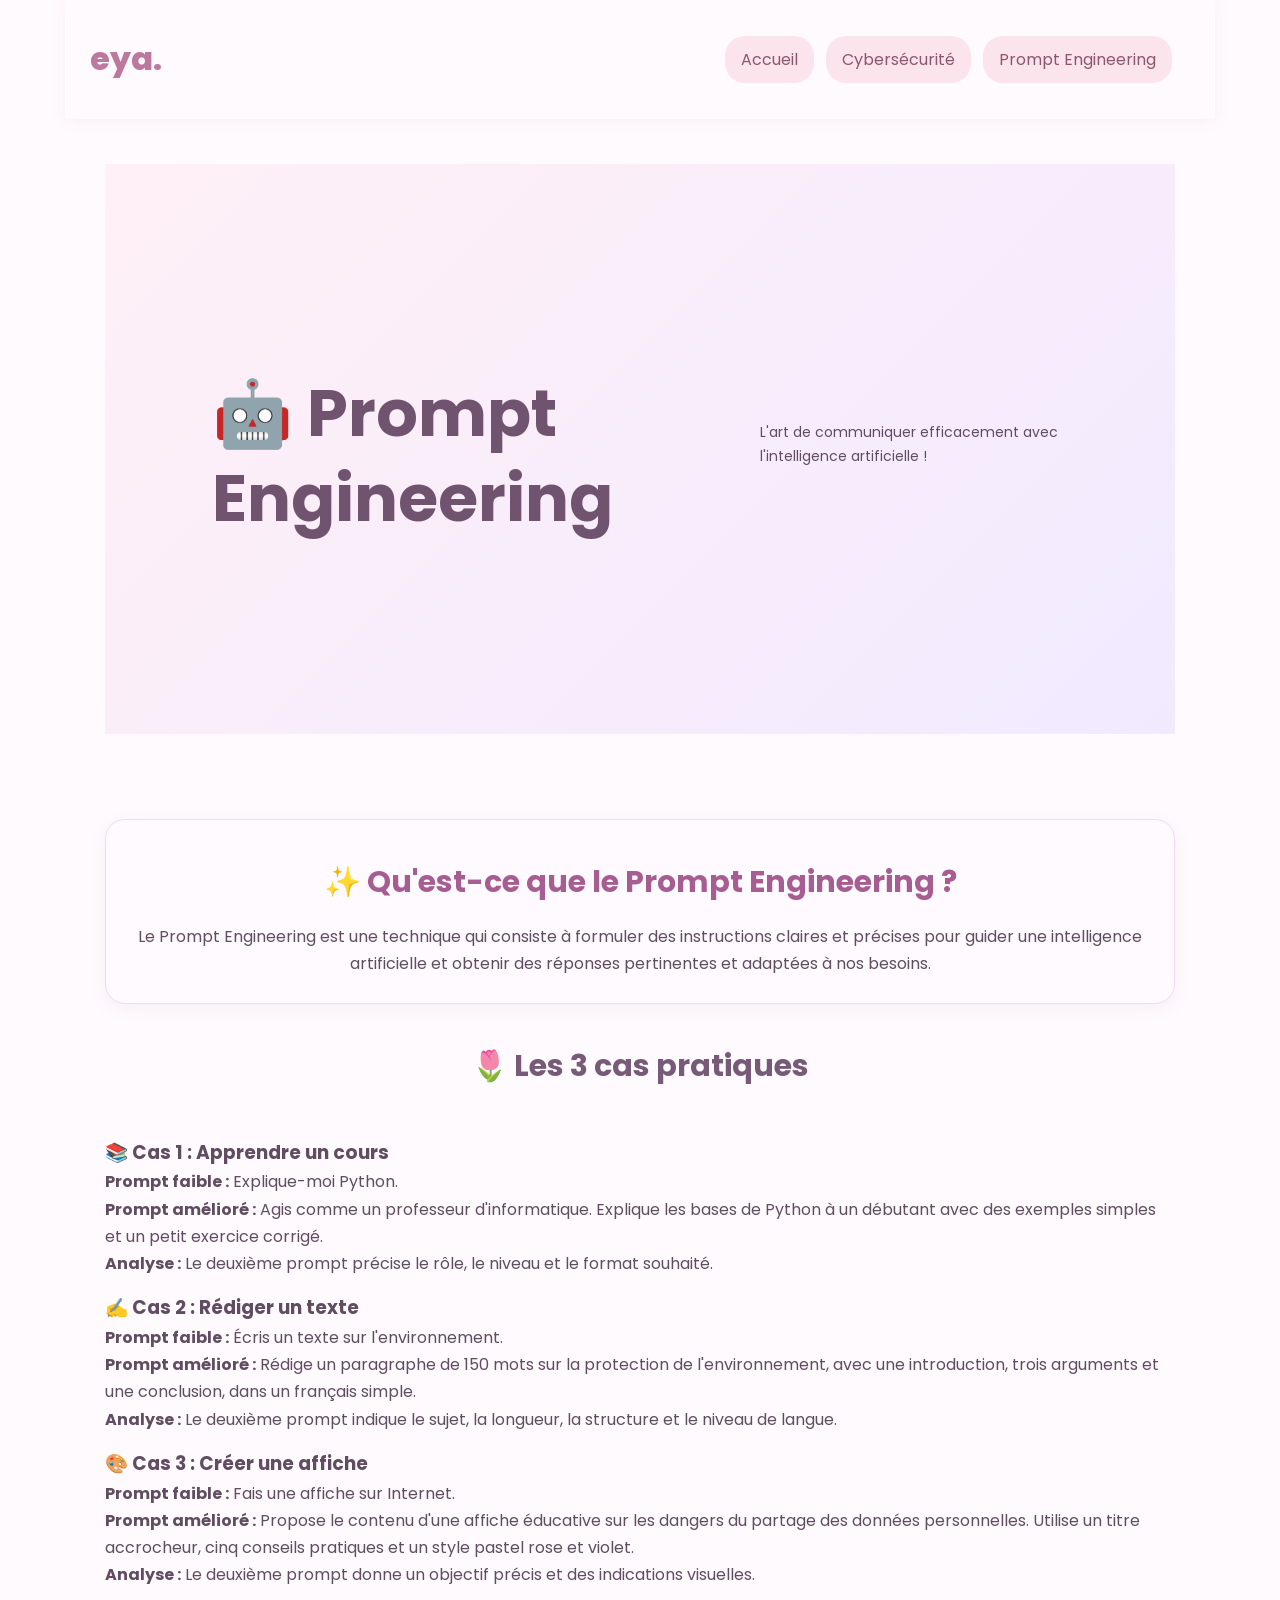
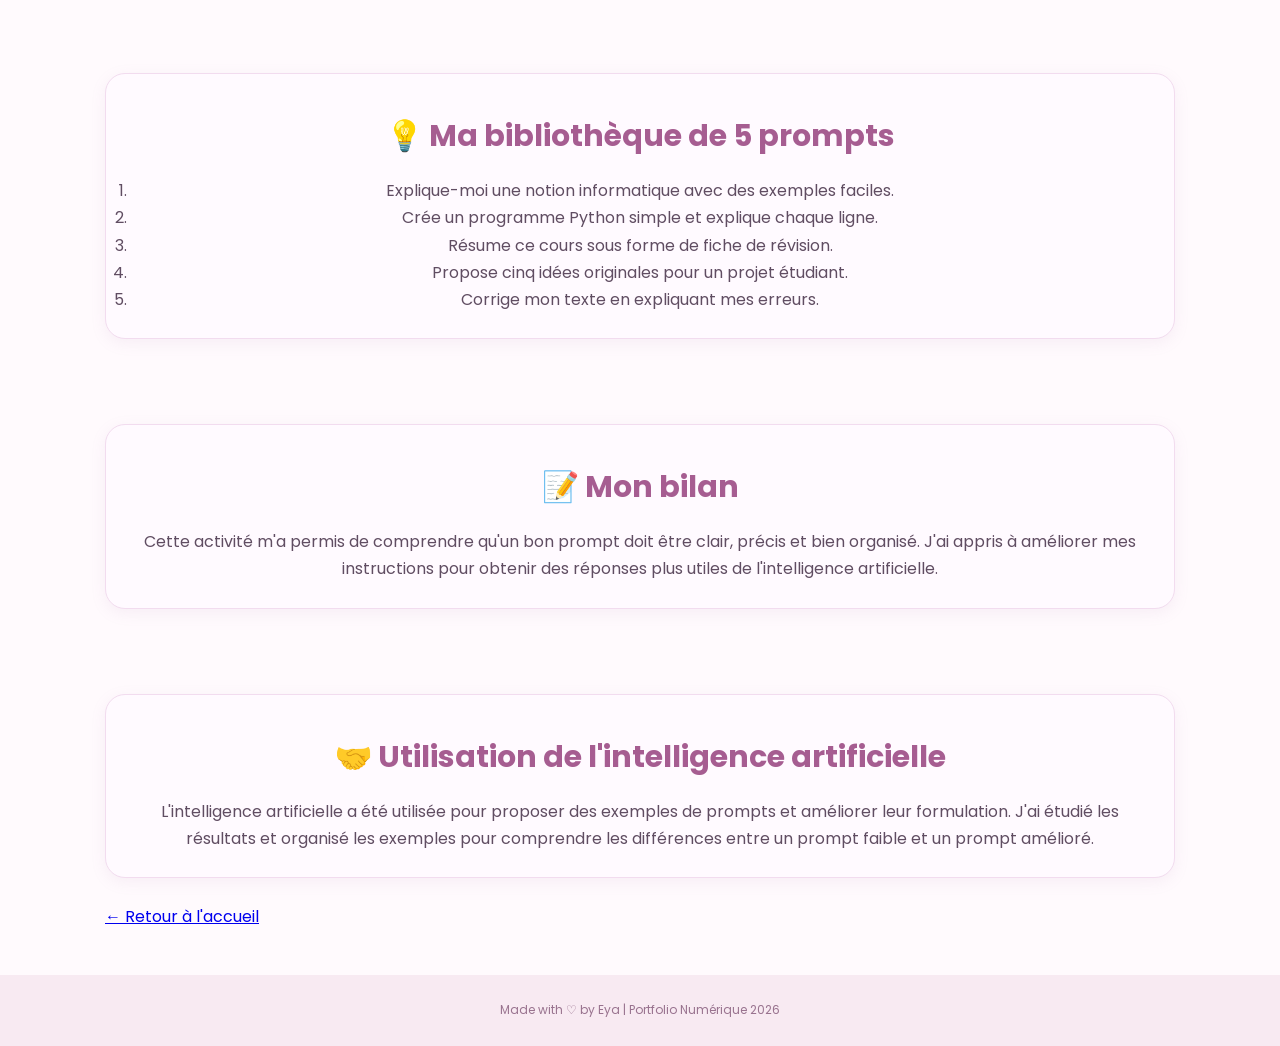
<file: digital-skills/prompt-engineering.html>
<!DOCTYPE html>
<html lang="fr">
<head>
    <meta charset="UTF-8">
    <meta name="viewport" content="width=device-width, initial-scale=1.0">
    <title>Prompt Engineering | Eya</title>
    <link rel="stylesheet" href="../css/style.css">
</head>
<body>

<header class="navbar">
    <a href="../index.html" class="logo">eya.</a>
    <nav>
        <a href="../index.html">Accueil</a>
        <a href="cybersecurite.html">Cybersécurité</a>
        <a href="prompt-engineering.html">Prompt Engineering</a>
    </nav>
</header>

<main class="container">

    <section class="hero">
        <h1>🤖 Prompt Engineering</h1>
        <p>L'art de communiquer efficacement avec l'intelligence artificielle !</p>
    </section>

    <section class="about">
        <h2>✨ Qu'est-ce que le Prompt Engineering ?</h2>
        <p>
            Le Prompt Engineering est une technique qui consiste à
            formuler des instructions claires et précises pour guider
            une intelligence artificielle et obtenir des réponses
            pertinentes et adaptées à nos besoins.
        </p>
    </section>

    <section class="skills">
        <h2>🌷 Les 3 cas pratiques</h2>

        <div class="skill-card">
            <h3>📚 Cas 1 : Apprendre un cours</h3>
            <p><strong>Prompt faible :</strong> Explique-moi Python.</p>
            <p><strong>Prompt amélioré :</strong> Agis comme un professeur d'informatique. Explique les bases de Python à un débutant avec des exemples simples et un petit exercice corrigé.</p>
            <p><strong>Analyse :</strong> Le deuxième prompt précise le rôle, le niveau et le format souhaité.</p>
        </div>

        <div class="skill-card">
            <h3>✍️ Cas 2 : Rédiger un texte</h3>
            <p><strong>Prompt faible :</strong> Écris un texte sur l'environnement.</p>
            <p><strong>Prompt amélioré :</strong> Rédige un paragraphe de 150 mots sur la protection de l'environnement, avec une introduction, trois arguments et une conclusion, dans un français simple.</p>
            <p><strong>Analyse :</strong> Le deuxième prompt indique le sujet, la longueur, la structure et le niveau de langue.</p>
        </div>

        <div class="skill-card">
            <h3>🎨 Cas 3 : Créer une affiche</h3>
            <p><strong>Prompt faible :</strong> Fais une affiche sur Internet.</p>
            <p><strong>Prompt amélioré :</strong> Propose le contenu d'une affiche éducative sur les dangers du partage des données personnelles. Utilise un titre accrocheur, cinq conseils pratiques et un style pastel rose et violet.</p>
            <p><strong>Analyse :</strong> Le deuxième prompt donne un objectif précis et des indications visuelles.</p>
        </div>
    </section>

    <section class="about">
        <h2>💡 Ma bibliothèque de 5 prompts</h2>
        <ol>
            <li>Explique-moi une notion informatique avec des exemples faciles.</li>
            <li>Crée un programme Python simple et explique chaque ligne.</li>
            <li>Résume ce cours sous forme de fiche de révision.</li>
            <li>Propose cinq idées originales pour un projet étudiant.</li>
            <li>Corrige mon texte en expliquant mes erreurs.</li>
        </ol>
    </section>

    <section class="about">
        <h2>📝 Mon bilan</h2>
        <p>
            Cette activité m'a permis de comprendre qu'un bon prompt
            doit être clair, précis et bien organisé. J'ai appris
            à améliorer mes instructions pour obtenir des réponses
            plus utiles de l'intelligence artificielle.
        </p>
    </section>

    <section class="about">
        <h2>🤝 Utilisation de l'intelligence artificielle</h2>
        <p>
            L'intelligence artificielle a été utilisée pour proposer
            des exemples de prompts et améliorer leur formulation.
            J'ai étudié les résultats et organisé les exemples
            pour comprendre les différences entre un prompt faible
            et un prompt amélioré.
        </p>
    </section>

    <p><a href="../index.html">← Retour à l'accueil</a></p>

</main>

<footer>
    <p>Made with ♡ by Eya | Portfolio Numérique 2026</p>
</footer>

</body>
</html>
</file>
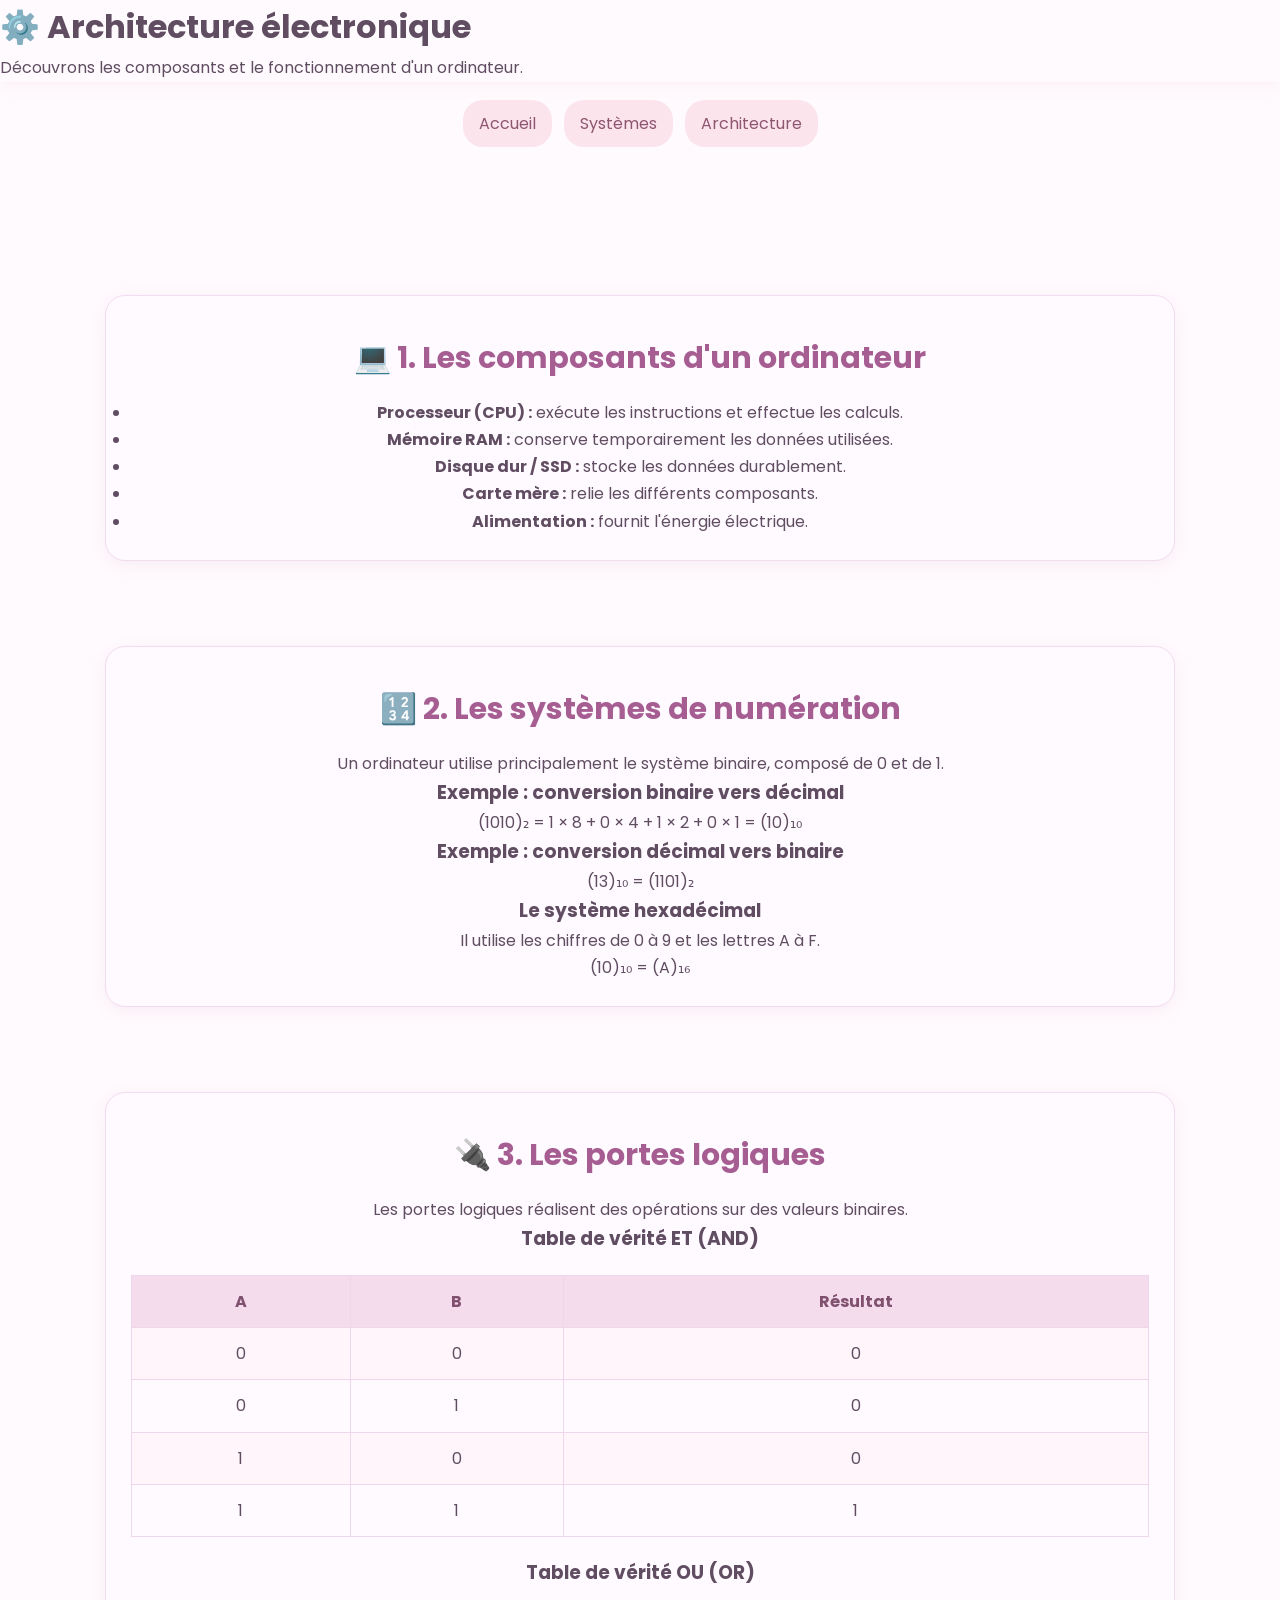
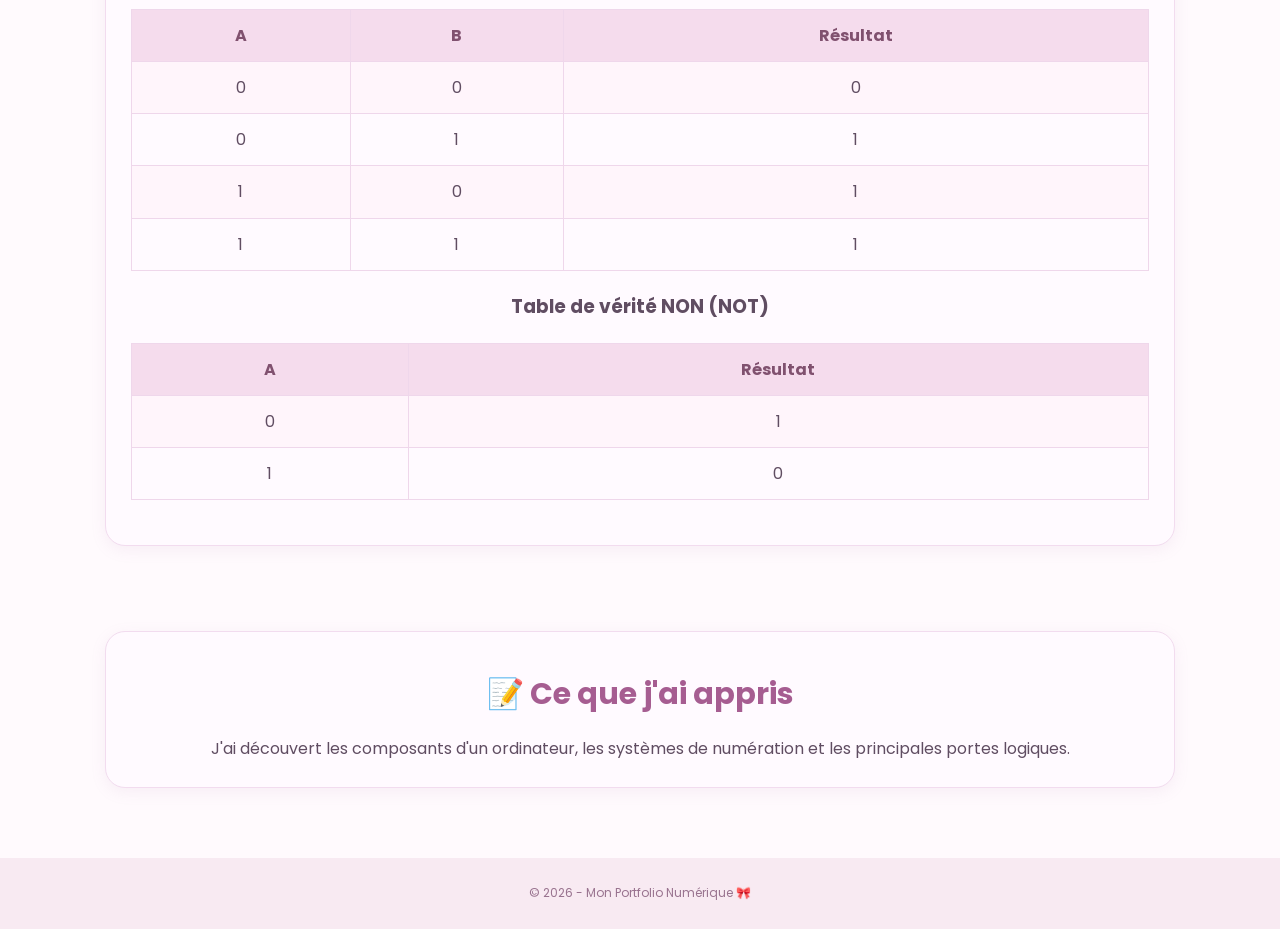
<file: systemes/architecture-electronique.html>
<!DOCTYPE html>
<html lang="fr">
<head>
    <meta charset="UTF-8">
    <meta name="viewport" content="width=device-width, initial-scale=1.0">
    <title>Architecture électronique | Mon Portfolio</title>
    <link rel="stylesheet" href="../css/style.css">
</head>
<body>

<header>
    <h1>⚙️ Architecture électronique</h1>
    <p>Découvrons les composants et le fonctionnement d'un ordinateur.</p>
</header>

<nav>
    <a href="../index.html">Accueil</a>
    <a href="systemes-exploitation.html">Systèmes</a>
    <a href="architecture-electronique.html">Architecture</a>
</nav>

<main>
    <section class="about">
        <h2>💻 1. Les composants d'un ordinateur</h2>
        <ul>
            <li><strong>Processeur (CPU) :</strong> exécute les instructions et effectue les calculs.</li>
            <li><strong>Mémoire RAM :</strong> conserve temporairement les données utilisées.</li>
            <li><strong>Disque dur / SSD :</strong> stocke les données durablement.</li>
            <li><strong>Carte mère :</strong> relie les différents composants.</li>
            <li><strong>Alimentation :</strong> fournit l'énergie électrique.</li>
        </ul>
    </section>

    <section class="about">
        <h2>🔢 2. Les systèmes de numération</h2>
        <p>Un ordinateur utilise principalement le système binaire, composé de 0 et de 1.</p>

        <h3>Exemple : conversion binaire vers décimal</h3>
        <p>(1010)₂ = 1 × 8 + 0 × 4 + 1 × 2 + 0 × 1 = (10)₁₀</p>

        <h3>Exemple : conversion décimal vers binaire</h3>
        <p>(13)₁₀ = (1101)₂</p>

        <h3>Le système hexadécimal</h3>
        <p>Il utilise les chiffres de 0 à 9 et les lettres A à F.</p>
        <p>(10)₁₀ = (A)₁₆</p>
    </section>

    <section class="about">
        <h2>🔌 3. Les portes logiques</h2>
        <p>Les portes logiques réalisent des opérations sur des valeurs binaires.</p>

        <h3>Table de vérité ET (AND)</h3>
        <table>
            <tr><th>A</th><th>B</th><th>Résultat</th></tr>
            <tr><td>0</td><td>0</td><td>0</td></tr>
            <tr><td>0</td><td>1</td><td>0</td></tr>
            <tr><td>1</td><td>0</td><td>0</td></tr>
            <tr><td>1</td><td>1</td><td>1</td></tr>
        </table>

        <h3>Table de vérité OU (OR)</h3>
        <table>
            <tr><th>A</th><th>B</th><th>Résultat</th></tr>
            <tr><td>0</td><td>0</td><td>0</td></tr>
            <tr><td>0</td><td>1</td><td>1</td></tr>
            <tr><td>1</td><td>0</td><td>1</td></tr>
            <tr><td>1</td><td>1</td><td>1</td></tr>
        </table>

        <h3>Table de vérité NON (NOT)</h3>
        <table>
            <tr><th>A</th><th>Résultat</th></tr>
            <tr><td>0</td><td>1</td></tr>
            <tr><td>1</td><td>0</td></tr>
        </table>
    </section>

    <section class="about">
        <h2>📝 Ce que j'ai appris</h2>
        <p>J'ai découvert les composants d'un ordinateur, les systèmes de numération et les principales portes logiques.</p>
    </section>
</main>

<footer>
    <p>© 2026 - Mon Portfolio Numérique 🎀</p>
</footer>

</body>
</html>
</file>
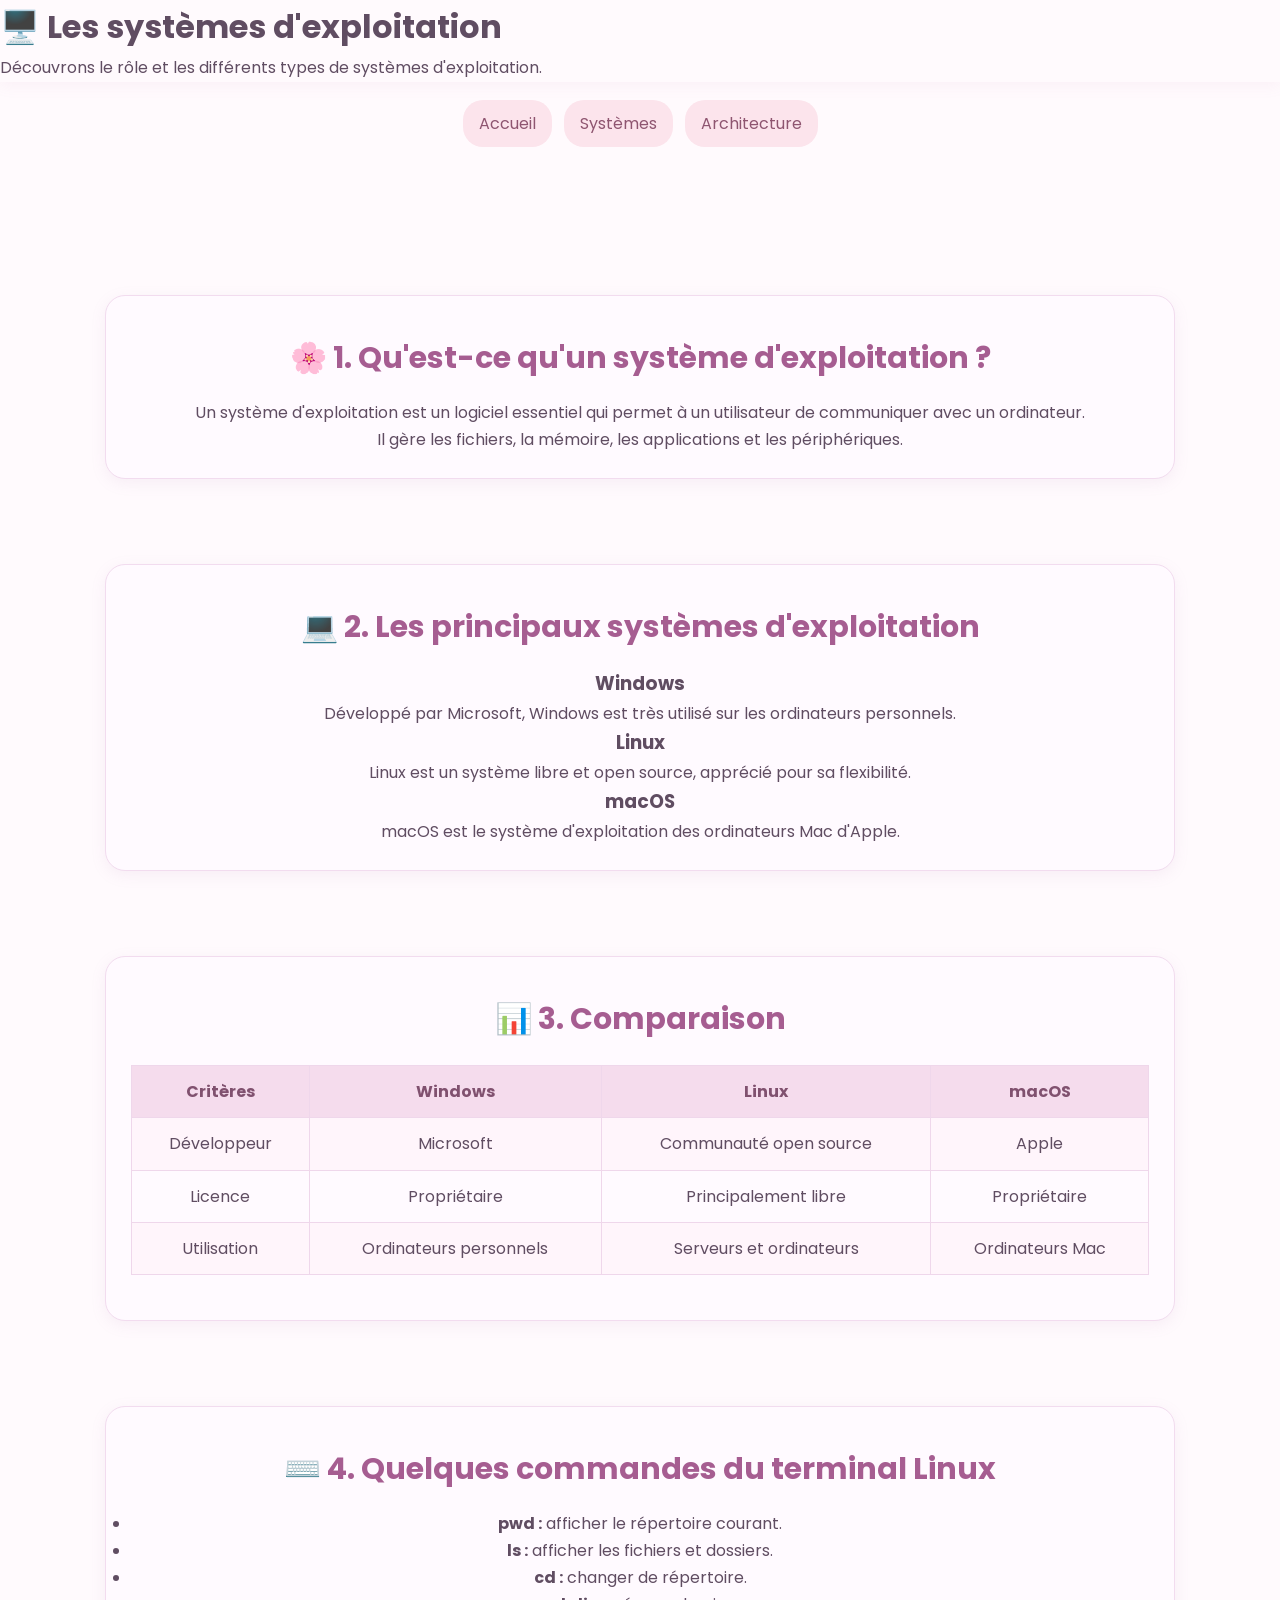
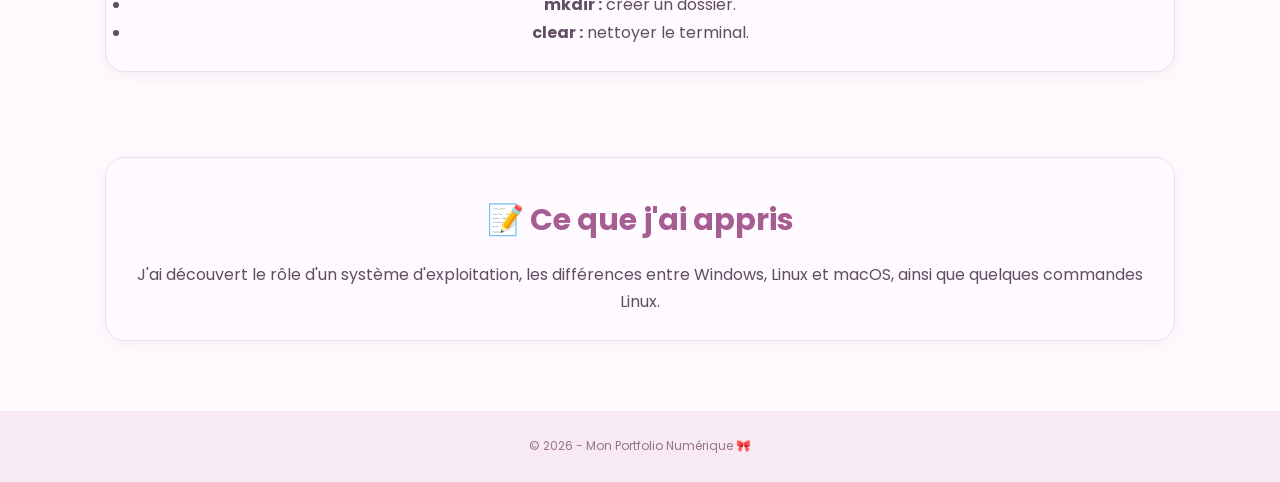
<file: systemes/systemes-exploitation.html>
<!DOCTYPE html>
<html lang="fr">
<head>
    <meta charset="UTF-8">
    <meta name="viewport" content="width=device-width, initial-scale=1.0">
    <title>Systèmes d'exploitation | Mon Portfolio</title>
    <link rel="stylesheet" href="../css/style.css">
</head>
<body>

<header>
    <h1>🖥️ Les systèmes d'exploitation</h1>
    <p>Découvrons le rôle et les différents types de systèmes d'exploitation.</p>
</header>

<nav>
    <a href="../index.html">Accueil</a>
    <a href="systemes-exploitation.html">Systèmes</a>
    <a href="architecture-electronique.html">Architecture</a>
</nav>

<main>
    <section class="about">
        <h2>🌸 1. Qu'est-ce qu'un système d'exploitation ?</h2>
        <p>Un système d'exploitation est un logiciel essentiel qui permet à un utilisateur de communiquer avec un ordinateur.</p>
        <p>Il gère les fichiers, la mémoire, les applications et les périphériques.</p>
    </section>

    <section class="about">
        <h2>💻 2. Les principaux systèmes d'exploitation</h2>

        <h3>Windows</h3>
        <p>Développé par Microsoft, Windows est très utilisé sur les ordinateurs personnels.</p>

        <h3>Linux</h3>
        <p>Linux est un système libre et open source, apprécié pour sa flexibilité.</p>

        <h3>macOS</h3>
        <p>macOS est le système d'exploitation des ordinateurs Mac d'Apple.</p>
    </section>

    <section class="about">
        <h2>📊 3. Comparaison</h2>
        <table>
            <tr>
                <th>Critères</th>
                <th>Windows</th>
                <th>Linux</th>
                <th>macOS</th>
            </tr>
            <tr>
                <td>Développeur</td>
                <td>Microsoft</td>
                <td>Communauté open source</td>
                <td>Apple</td>
            </tr>
            <tr>
                <td>Licence</td>
                <td>Propriétaire</td>
                <td>Principalement libre</td>
                <td>Propriétaire</td>
            </tr>
            <tr>
                <td>Utilisation</td>
                <td>Ordinateurs personnels</td>
                <td>Serveurs et ordinateurs</td>
                <td>Ordinateurs Mac</td>
            </tr>
        </table>
    </section>

    <section class="about">
        <h2>⌨️ 4. Quelques commandes du terminal Linux</h2>
        <ul>
            <li><strong>pwd :</strong> afficher le répertoire courant.</li>
            <li><strong>ls :</strong> afficher les fichiers et dossiers.</li>
            <li><strong>cd :</strong> changer de répertoire.</li>
            <li><strong>mkdir :</strong> créer un dossier.</li>
            <li><strong>clear :</strong> nettoyer le terminal.</li>
        </ul>
    </section>

    <section class="about">
        <h2>📝 Ce que j'ai appris</h2>
        <p>J'ai découvert le rôle d'un système d'exploitation, les différences entre Windows, Linux et macOS, ainsi que quelques commandes Linux.</p>
    </section>
</main>

<footer>
    <p>© 2026 - Mon Portfolio Numérique 🎀</p>
</footer>

</body>
</html>
</file>
<file: css/style.css>
@import url('https://fonts.googleapis.com/css2?family=Poppins:wght@300;400;500;600;700;800&display=swap');

:root {
    --pink: #e9a8c8;
    --dark-pink: #bd78a0;
    --lavender: #c9b5e8;
    --light-pink: #fff0f6;
    --cream: #fffafd;
    --text: #604d62;
    --white: #ffffff;
}

* {
    margin: 0;
    padding: 0;
    box-sizing: border-box;
}

html {
    scroll-behavior: smooth;
}

body {
    font-family: 'Poppins', sans-serif;
    background: var(--cream);
    color: var(--text);
    line-height: 1.7;
}

/* NAVIGATION */

header {
    background: rgba(255, 250, 253, 0.95);
    position: sticky;
    top: 0;
    z-index: 100;
    box-shadow: 0 3px 15px rgba(189, 120, 160, 0.08);
}

.navbar {
    max-width: 1150px;
    margin: auto;
    padding: 18px 25px;
    display: flex;
    align-items: center;
    justify-content: space-between;
    gap: 20px;
}

.logo {
    font-size: 32px;
    font-weight: 800;
    color: var(--dark-pink);
    text-decoration: none;
}

.logo span {
    color: var(--lavender);
}

.nav-links {
    display: flex;
    gap: 25px;
    list-style: none;
    flex-wrap: wrap;
}

.nav-links a {
    text-decoration: none;
    color: var(--text);
    font-size: 13px;
    font-weight: 500;
    transition: 0.3s;
}

.nav-links a:hover {
    color: var(--dark-pink);
}

#themeButton {
    border: none;
    background: var(--light-pink);
    border-radius: 50%;
    padding: 12px;
    cursor: pointer;
    font-size: 18px;
}

/* HERO */

.hero {
    min-height: 570px;
    padding: 80px 10%;
    display: flex;
    align-items: center;
    justify-content: space-between;
    gap: 50px;
    background: linear-gradient(135deg, #fff0f6, #f1eaff);
}

.hero-text {
    max-width: 600px;
}

.welcome, .section-label {
    color: var(--dark-pink);
    font-size: 12px;
    font-weight: 600;
    letter-spacing: 2px;
}

.hero h1 {
    font-size: clamp(38px, 6vw, 65px);
    line-height: 1.3;
    margin: 20px 0 5px;
    color: #70546f;
}

.hero h1 span {
    color: var(--dark-pink);
}

.hero h2 {
    font-size: 21px;
    color: #a17eaf;
}

.hero p {
    margin: 22px 0 30px;
    font-size: 14px;
    max-width: 490px;
}

.main-button {
    display: inline-block;
    background: var(--dark-pink);
    color: white;
    text-decoration: none;
    padding: 13px 25px;
    border-radius: 30px;
    font-size: 13px;
    transition: 0.3s;
    box-shadow: 0 6px 18px rgba(189, 120, 160, 0.2);
}

.main-button:hover {
    transform: translateY(-4px);
    background: #a9638b;
}

/* DECORATION */

.hero-decoration {
    position: relative;
    margin: 20px;
}

.profile-circle {
    width: 260px;
    height: 260px;
    border-radius: 50%;
    background: linear-gradient(135deg, #f6c8dd, #d8c7f5);
    display: flex;
    justify-content: center;
    align-items: center;
    font-size: 105px;
    box-shadow: 0 15px 35px rgba(180, 130, 180, 0.2);
}

.star {
    position: absolute;
    font-size: 35px;
    color: var(--dark-pink);
}

.star-one {
    top: -20px;
    right: 10px;
}

.star-two {
    bottom: 20px;
    left: -35px;
}

.star-three {
    top: 50%;
    right: -35px;
}

/* ABOUT */

.about, .skills-section, .projects-section {
    max-width: 1100px;
    margin: 85px auto;
    padding: 0 25px;
    text-align: center;
}

section h2 {
    font-size: 30px;
    margin: 12px 0 30px;
    color: #765a78;
}

.about-card {
    background: white;
    border: 1px solid #f7dce9;
    border-radius: 20px;
    padding: 35px;
    box-shadow: 0 8px 25px rgba(190, 130, 170, 0.08);
    font-size: 14px;
}

/* SKILLS */

.skills {
    display: flex;
    flex-wrap: wrap;
    justify-content: center;
    gap: 15px;
}

.skill {
    background: #fff0f6;
    border: 1px solid #f3d4e4;
    padding: 15px 25px;
    border-radius: 30px;
    font-size: 13px;
    transition: 0.3s;
}

.skill:hover {
    background: #f2eaff;
    transform: translateY(-5px);
}

/* PROJECTS */

.projects {
    display: grid;
    grid-template-columns: repeat(3, 1fr);
    gap: 22px;
    text-align: left;
}

.project-card {
    padding: 28px;
    border-radius: 20px;
    text-decoration: none;
    color: var(--text);
    transition: 0.3s;
    border: 1px solid transparent;
}

.project-card:hover {
    transform: translateY(-8px);
    box-shadow: 0 12px 25px rgba(150, 110, 160, 0.12);
}

.pink {
    background: #fff0f6;
    border-color: #f5d8e7;
}

.purple {
    background: #f2edff;
    border-color: #e4d9fa;
}

.blue {
    background: #edf4ff;
    border-color: #d9e7fb;
}

.project-icon {
    font-size: 35px;
}

.project-card h3 {
    margin: 15px 0 8px;
    color: #8d648d;
    font-size: 18px;
}

.project-card p {
    font-size: 12px;
    min-height: 55px;
}

.discover {
    display: inline-block;
    margin-top: 15px;
    font-size: 12px;
    font-weight: 600;
    color: var(--dark-pink);
}

/* FOOTER */

footer {
    background: #f8eaf2;
    padding: 25px;
    text-align: center;
    color: #99738f;
    font-size: 12px;
}

/* RESPONSIVE */

@media (max-width: 750px) {

    .navbar {
        flex-direction: column;
    }

    .nav-links {
        justify-content: center;
        gap: 15px;
    }

    .hero {
        flex-direction: column-reverse;
        text-align: center;
        padding: 65px 25px;
    }

    .hero p {
        margin-left: auto;
        margin-right: auto;
    }

    .profile-circle {
        width: 190px;
        height: 190px;
        font-size: 75px;
    }

    .projects {
        grid-template-columns: 1fr;
    }

    section h2 {
        font-size: 25px;
    }
}

/* DARK MODE */

body.dark-mode {
    background: #211b2c;
    color: #f5eafa;
}

body.dark-mode header,
body.dark-mode .about-card {
    background: #30263c;
}

body.dark-mode .hero {
    background: linear-gradient(135deg, #38273e, #292c49);
}

body.dark-mode section h2,
body.dark-mode .hero h1 {
    color: #f4c6df;
}

body.dark-mode .nav-links a {
    color: #f5eafa;
}

body.dark-mode .project-card,
body.dark-mode .skill {
    background: #392e48;
    color: #f5eafa;
}

body.dark-mode .project-card h3 {
    color: #e7b6dc;
}

body.dark-mode footer {
    background: #30263c;
    color: #f5eafa;
}

.infographie {
    display: block;
    width: 100%;
    max-width: 750px;
    height: auto;
    margin: 25px auto;
    border-radius: 20px;
    box-shadow: 0 5px 20px rgba(180, 100, 180, 0.15);
}

.quiz-question {
    background: #fff0f7;
    padding: 20px;
    margin: 20px 0;
    border-radius: 15px;
    border: 1px solid #f2c4df;
}

.quiz-question h3 {
    color: #9b5b91;
    margin-bottom: 15px;
}

.quiz-question label {
    display: inline-block;
    margin: 7px 0;
    cursor: pointer;
}

#resultatQuiz {
    margin-top: 20px;
    font-weight: bold;
    color: #a64d91;
}

/* ===== Amélioration des pages du portfolio ===== */

nav {
    display: flex;
    flex-wrap: wrap;
    justify-content: center;
    gap: 12px;
    padding: 18px;
}

nav a {
    text-decoration: none;
    padding: 10px 16px;
    border-radius: 20px;
    background-color: #fce4ec;
    color: #8e5570;
    transition: 0.3s;
}

nav a:hover {
    background-color: #e8d5f5;
    transform: translateY(-3px);
}

main {
    max-width: 1100px;
    margin: 30px auto;
    padding: 15px;
}

.about {
    background: #fffaff;
    border: 1px solid #f2dcef;
    border-radius: 20px;
    padding: 25px;
    margin-bottom: 25px;
    box-shadow: 0 4px 15px rgba(180, 130, 180, 0.10);
}

.about h2 {
    color: #a65d91;
    margin-bottom: 15px;
}

pre {
    background: #f7effa;
    padding: 20px;
    border-radius: 15px;
    overflow-x: auto;
    color: #62466d;
    line-height: 1.6;
}

table {
    width: 100%;
    border-collapse: collapse;
    margin: 20px 0;
    overflow: hidden;
}

th, td {
    border: 1px solid #efd7eb;
    padding: 12px;
    text-align: center;
}

th {
    background-color: #f5dced;
    color: #80516f;
}

tr:nth-child(even) {
    background-color: #fff5fb;
}

@media (max-width: 600px) {
    nav {
        flex-direction: column;
        align-items: center;
    }

    nav a {
        width: 90%;
        text-align: center;
    }

    .about {
        padding: 16px;
    }

    table {
        font-size: 12px;
    }
}
</file>
